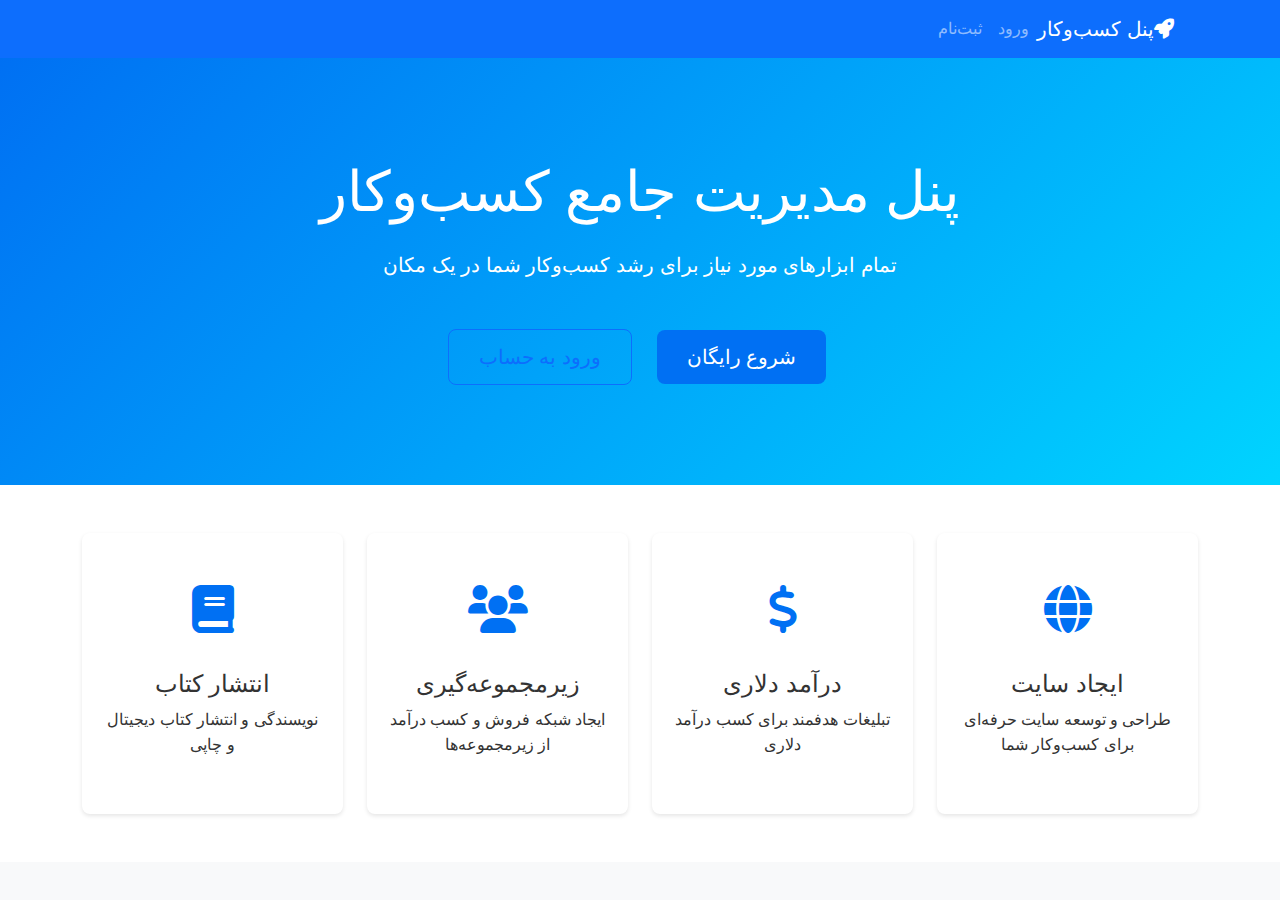
<file: index.html>
<!DOCTYPE html>
<html lang="fa" dir="rtl">
<head>
    <meta charset="UTF-8">
    <meta name="viewport" content="width=device-width, initial-scale=1.0">
    <title>پنل مدیریت کسب‌وکار</title>
    <link href="https://cdn.jsdelivr.net/npm/bootstrap@5.3.0/dist/css/bootstrap.min.css" rel="stylesheet">
    <link href="https://cdnjs.cloudflare.com/ajax/libs/font-awesome/6.0.0/css/all.min.css" rel="stylesheet">
    <link href="css/style.css" rel="stylesheet">
</head>
<body>
    <div class="landing-container">
        <nav class="navbar navbar-expand-lg navbar-dark bg-primary">
            <div class="container">
                <a class="navbar-brand" href="#"><i class="fas fa-rocket me-2"></i>پنل کسب‌وکار</a>
                <div class="navbar-nav ms-auto">
                    <a class="nav-link" href="login.html">ورود</a>
                    <a class="nav-link" href="register.html">ثبت‌نام</a>
                </div>
            </div>
        </nav>

        <div class="hero-section">
            <div class="container text-center">
                <h1 class="display-4 mb-4">پنل مدیریت جامع کسب‌وکار</h1>
                <p class="lead mb-5">تمام ابزارهای مورد نیاز برای رشد کسب‌وکار شما در یک مکان</p>
                <div class="hero-buttons">
                    <a href="register.html" class="btn btn-primary btn-lg me-3">شروع رایگان</a>
                    <a href="login.html" class="btn btn-outline-primary btn-lg">ورود به حساب</a>
                </div>
            </div>
        </div>

        <div class="features-section py-5">
            <div class="container">
                <div class="row g-4">
                    <div class="col-md-6 col-lg-3">
                        <div class="feature-card">
                            <div class="feature-icon">
                                <i class="fas fa-globe"></i>
                            </div>
                            <h4>ایجاد سایت</h4>
                            <p>طراحی و توسعه سایت حرفه‌ای برای کسب‌وکار شما</p>
                        </div>
                    </div>
                    <div class="col-md-6 col-lg-3">
                        <div class="feature-card">
                            <div class="feature-icon">
                                <i class="fas fa-dollar-sign"></i>
                            </div>
                            <h4>درآمد دلاری</h4>
                            <p>تبلیغات هدفمند برای کسب درآمد دلاری</p>
                        </div>
                    </div>
                    <div class="col-md-6 col-lg-3">
                        <div class="feature-card">
                            <div class="feature-icon">
                                <i class="fas fa-users"></i>
                            </div>
                            <h4>زیرمجموعه‌گیری</h4>
                            <p>ایجاد شبکه فروش و کسب درآمد از زیرمجموعه‌ها</p>
                        </div>
                    </div>
                    <div class="col-md-6 col-lg-3">
                        <div class="feature-card">
                            <div class="feature-icon">
                                <i class="fas fa-book"></i>
                            </div>
                            <h4>انتشار کتاب</h4>
                            <p>نویسندگی و انتشار کتاب دیجیتال و چاپی</p>
                        </div>
                    </div>
                </div>
            </div>
        </div>
    </div>

    <script src="js/storage.js"></script>
    <script src="js/auth.js"></script>
    <script>
        // Redirect to dashboard if already logged in
        if (Auth.isLoggedIn()) {
            window.location.href = 'dashboard.html';
        }
    </script>
</body>
</html>
</file>
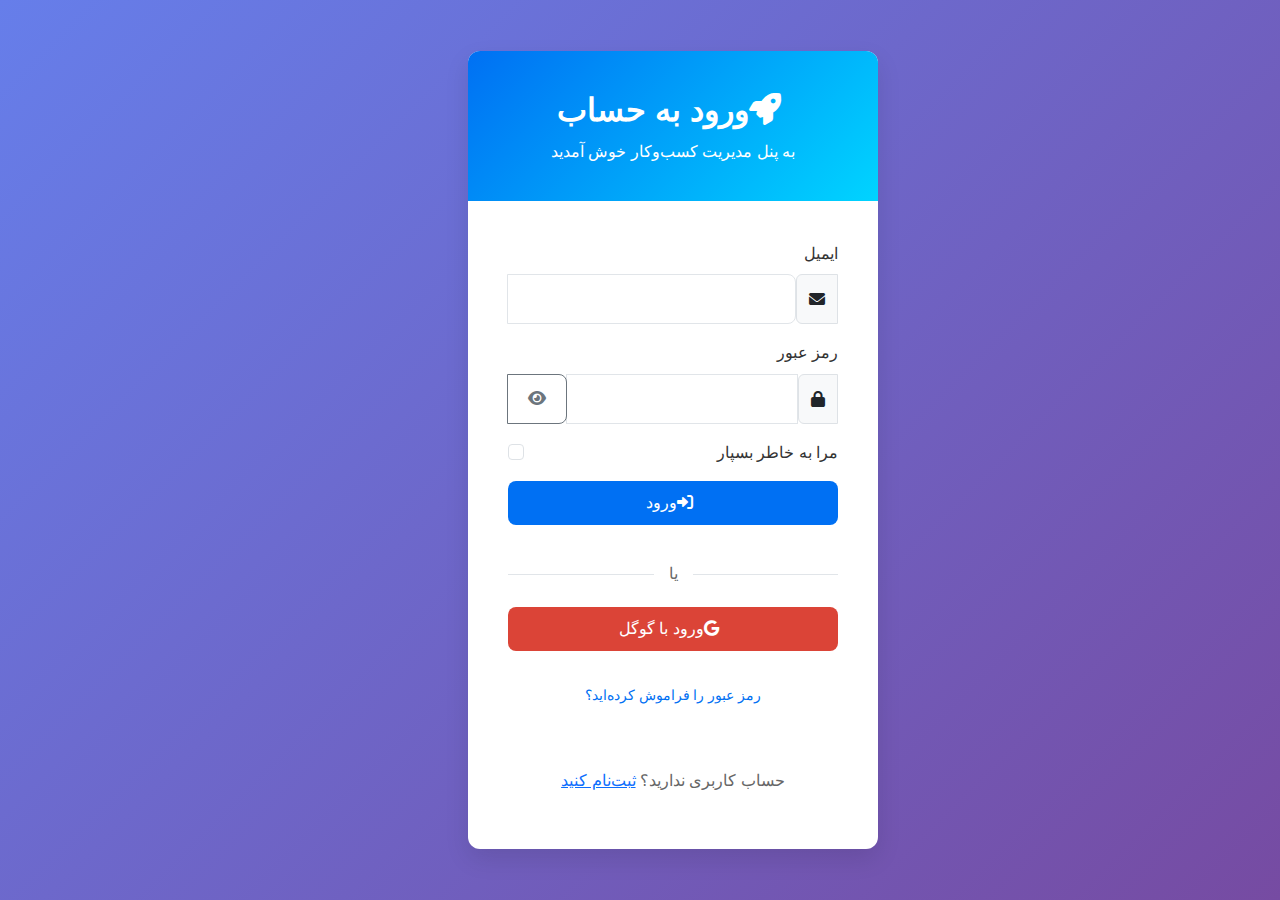
<file: advertising.html>
<!DOCTYPE html>
<html lang="fa" dir="rtl">
<head>
    <meta charset="UTF-8">
    <meta name="viewport" content="width=device-width, initial-scale=1.0">
    <title>تبلیغات و درآمد دلاری - پنل مدیریت کسب‌وکار</title>
    <link href="https://cdn.jsdelivr.net/npm/bootstrap@5.3.0/dist/css/bootstrap.min.css" rel="stylesheet">
    <link href="https://cdnjs.cloudflare.com/ajax/libs/font-awesome/6.0.0/css/all.min.css" rel="stylesheet">
    <link href="css/style.css" rel="stylesheet">
</head>
<body>
    <div class="dashboard-container">
        <!-- Desktop Sidebar -->
        <nav class="sidebar d-none d-md-block">
            <div class="sidebar-header">
                <h4><i class="fas fa-rocket me-2"></i>پنل کسب‌وکار</h4>
            </div>
            <ul class="sidebar-menu">
                <li><a href="dashboard.html"><i class="fas fa-home"></i>داشبورد</a></li>
                <li><a href="website-creation.html"><i class="fas fa-globe"></i>ایجاد سایت</a></li>
                <li><a href="advertising.html" class="active"><i class="fas fa-dollar-sign"></i>تبلیغات</a></li>
                <li><a href="marketing.html"><i class="fas fa-chart-line"></i>بازاریابی</a></li>
                <li><a href="affiliate.html"><i class="fas fa-users"></i>زیرمجموعه‌گیری</a></li>
                <li><a href="publishing.html"><i class="fas fa-book"></i>انتشار کتاب</a></li>
                <li><a href="profile.html"><i class="fas fa-user"></i>پروفایل</a></li>
                <li><a href="support.html"><i class="fas fa-headset"></i>پشتیبانی</a></li>
                <li><a href="#" onclick="logout()"><i class="fas fa-sign-out-alt"></i>خروج</a></li>
            </ul>
        </nav>

        <!-- Mobile Bottom Navigation -->
        <nav class="mobile-nav d-md-none">
            <a href="dashboard.html" class="nav-item">
                <i class="fas fa-home"></i>
                <span>خانه</span>
            </a>
            <a href="website-creation.html" class="nav-item">
                <i class="fas fa-globe"></i>
                <span>سایت</span>
            </a>
            <a href="marketing.html" class="nav-item">
                <i class="fas fa-chart-line"></i>
                <span>بازاریابی</span>
            </a>
            <a href="profile.html" class="nav-item">
                <i class="fas fa-user"></i>
                <span>پروفایل</span>
            </a>
            <a href="#" class="nav-item" onclick="showMobileMenu()">
                <i class="fas fa-bars"></i>
                <span>منو</span>
            </a>
        </nav>

        <!-- Main Content -->
        <main class="main-content">
            <header class="content-header mb-4">
                <h2><i class="fas fa-dollar-sign me-2"></i>تبلیغات و درآمد دلاری</h2>
                <p class="text-muted">کمپین‌های تبلیغاتی هدفمند برای کسب درآمد</p>
            </header>

            <!-- Campaign Creation Form -->
            <div class="card mb-4">
                <div class="card-header">
                    <h5>ایجاد کمپین تبلیغاتی جدید</h5>
                </div>
                <div class="card-body">
                    <form id="advertisingForm">
                        <div class="row g-3">
                            <div class="col-md-6">
                                <label class="form-label">عنوان تبلیغ</label>
                                <input type="text" class="form-control" id="adTitle" required>
                            </div>
                            <div class="col-md-6">
                                <label class="form-label">نوع کمپین</label>
                                <select class="form-select" id="campaignType" required>
                                    <option value="">انتخاب کنید</option>
                                    <option value="google-ads">گوگل ادز</option>
                                    <option value="facebook-ads">فیسبوک ادز</option>
                                    <option value="instagram-ads">اینستاگرام ادز</option>
                                    <option value="youtube-ads">یوتیوب ادز</option>
                                </select>
                            </div>
                            <div class="col-12">
                                <label class="form-label">توضیحات کامل</label>
                                <textarea class="form-control" id="adDescription" rows="4" required></textarea>
                            </div>
                            <div class="col-md-6">
                                <label class="form-label">لینک هدف</label>
                                <input type="url" class="form-control" id="targetUrl" required>
                            </div>
                            <div class="col-md-6">
                                <label class="form-label">بودجه روزانه (دلار)</label>
                                <input type="number" class="form-control" id="dailyBudget" min="1" required>
                            </div>
                            <div class="col-md-6">
                                <label class="form-label">تاریخ شروع</label>
                                <input type="date" class="form-control" id="startDate" required>
                            </div>
                            <div class="col-md-6">
                                <label class="form-label">تاریخ پایان</label>
                                <input type="date" class="form-control" id="endDate" required>
                            </div>
                            <div class="col-12">
                                <label class="form-label">آپلود تصویر/ویدئو</label>
                                <input type="file" class="form-control" id="mediaUpload" accept="image/*,video/*" multiple>
                                <small class="form-text text-muted">فرمت‌های مجاز: JPG, PNG, MP4, MOV (حداکثر 10MB)</small>
                            </div>
                            <div class="col-12">
                                <label class="form-label">جمعیت هدف</label>
                                <div class="row g-2">
                                    <div class="col-md-4">
                                        <select class="form-select" id="targetAge">
                                            <option value="">رده سنی</option>
                                            <option value="18-24">۱۸-۲۴ سال</option>
                                            <option value="25-34">۲۵-۳۴ سال</option>
                                            <option value="35-44">۳۵-۴۴ سال</option>
                                            <option value="45-54">۴۵-۵۴ سال</option>
                                            <option value="55+">۵۵+ سال</option>
                                        </select>
                                    </div>
                                    <div class="col-md-4">
                                        <select class="form-select" id="targetGender">
                                            <option value="">جنسیت</option>
                                            <option value="all">همه</option>
                                            <option value="male">مرد</option>
                                            <option value="female">زن</option>
                                        </select>
                                    </div>
                                    <div class="col-md-4">
                                        <input type="text" class="form-control" id="targetLocation" placeholder="موقعیت جغرافیایی">
                                    </div>
                                </div>
                            </div>
                        </div>

                        <hr class="my-4">

                        <!-- Payment Section -->
                        <div class="payment-section">
                            <h6 class="mb-3">روش پرداخت - ۴۷۰ هزار تومان</h6>
                            <div class="row g-3">
                                <div class="col-md-6">
                                    <button type="button" class="btn btn-primary w-100" onclick="payOnline()">
                                        <i class="fas fa-credit-card me-2"></i>پرداخت آنلاین
                                    </button>
                                </div>
                                <div class="col-md-6">
                                    <button type="button" class="btn btn-outline-primary w-100" onclick="showBankInfo()">
                                        <i class="fas fa-university me-2"></i>کارت به کارت
                                    </button>
                                </div>
                            </div>
                        </div>

                        <div class="mt-4">
                            <button type="submit" class="btn btn-success">
                                <i class="fas fa-rocket me-2"></i>راه‌اندازی کمپین
                            </button>
                        </div>
                    </form>
                </div>
            </div>

            <!-- My Campaigns -->
            <div class="card">
                <div class="card-header">
                    <h5>کمپین‌های من</h5>
                </div>
                <div class="card-body">
                    <div id="myCampaigns">
                        <!-- Campaign list will be loaded here -->
                    </div>
                </div>
            </div>
        </main>
    </div>

    <!-- Bank Info Modal -->
    <div class="modal fade" id="bankInfoModal" tabindex="-1">
        <div class="modal-dialog">
            <div class="modal-content">
                <div class="modal-header">
                    <h5 class="modal-title">اطلاعات پرداخت کارت به کارت</h5>
                    <button type="button" class="btn-close" data-bs-dismiss="modal"></button>
                </div>
                <div class="modal-body text-center">
                    <div class="bank-info">
                        <i class="fas fa-university mb-3" style="font-size: 3rem; color: #007bff;"></i>
                        <h6>شماره کارت:</h6>
                        <p class="bank-card-number">1234-5678-9012-3456</p>
                        <h6>نام صاحب حساب:</h6>
                        <p>شرکت فناوری کسب‌وکار</p>
                        <h6>مبلغ قابل پرداخت:</h6>
                        <p class="text-success fs-5">۴۷۰,۰۰۰ تومان</p>
                    </div>
                </div>
            </div>
        </div>
    </div>

    <script src="https://cdn.jsdelivr.net/npm/bootstrap@5.3.0/dist/js/bootstrap.bundle.min.js"></script>
    <script src="js/storage.js"></script>
    <script src="js/auth.js"></script>
    <script src="js/app.js"></script>
    <script>
        // Check authentication
        if (!Auth.isLoggedIn()) {
            window.location.href = 'login.html';
        }

        function payOnline() {
            alert('در حال انتقال به درگاه پرداخت...');
        }

        function showBankInfo() {
            new bootstrap.Modal(document.getElementById('bankInfoModal')).show();
        }

        document.getElementById('advertisingForm').addEventListener('submit', function(e) {
            e.preventDefault();
            
            const formData = {
                title: document.getElementById('adTitle').value,
                type: document.getElementById('campaignType').value,
                description: document.getElementById('adDescription').value,
                targetUrl: document.getElementById('targetUrl').value,
                dailyBudget: document.getElementById('dailyBudget').value,
                startDate: document.getElementById('startDate').value,
                endDate: document.getElementById('endDate').value,
                targetAge: document.getElementById('targetAge').value,
                targetGender: document.getElementById('targetGender').value,
                targetLocation: document.getElementById('targetLocation').value,
                createdAt: new Date().toLocaleDateString('fa-IR'),
                status: 'در انتظار بررسی'
            };

            // Save to storage
            let campaigns = Storage.get('userCampaigns') || [];
            campaigns.push(formData);
            Storage.set('userCampaigns', campaigns);

            // Add to recent activity
            App.addActivity('fas fa-dollar-sign', `کمپین تبلیغاتی "${formData.title}" ایجاد شد`);

            alert('کمپین شما با موفقیت ثبت شد');
            loadMyCampaigns();
            this.reset();
        });

        function loadMyCampaigns() {
            const campaigns = Storage.get('userCampaigns') || [];
            const container = document.getElementById('myCampaigns');

            if (campaigns.length === 0) {
                container.innerHTML = '<p class="text-muted text-center">هنوز هیچ کمپینی ثبت نکرده‌اید</p>';
                return;
            }

            container.innerHTML = campaigns.map(campaign => `
                <div class="campaign-item">
                    <div class="d-flex justify-content-between align-items-center">
                        <div>
                            <h6>${campaign.title}</h6>
                            <p class="text-muted mb-1">${campaign.description.substring(0, 100)}...</p>
                            <div class="campaign-details">
                                <span class="badge bg-info me-2">${getCampaignTypeLabel(campaign.type)}</span>
                                <small class="text-muted">بودجه روزانه: $${campaign.dailyBudget}</small>
                            </div>
                            <small class="text-muted">تاریخ شروع: ${campaign.startDate}</small>
                        </div>
                        <div class="text-end">
                            <span class="badge bg-warning">${campaign.status}</span>
                            <div class="mt-2">
                                <button class="btn btn-sm btn-outline-primary" onclick="viewCampaign('${campaign.title}')">
                                    <i class="fas fa-eye"></i>
                                </button>
                            </div>
                        </div>
                    </div>
                </div>
            `).join('');
        }

        function getCampaignTypeLabel(type) {
            const labels = {
                'google-ads': 'گوگل ادز',
                'facebook-ads': 'فیسبوک ادز',
                'instagram-ads': 'اینستاگرام ادز',
                'youtube-ads': 'یوتیوب ادز'
            };
            return labels[type] || type;
        }

        function viewCampaign(title) {
            alert(`نمایش جزئیات کمپین: ${title}`);
        }

        // Load existing campaigns on page load
        document.addEventListener('DOMContentLoaded', loadMyCampaigns);

        function logout() {
            Auth.logout();
            window.location.href = 'index.html';
        }
    </script>
</body>
</html>
</file>
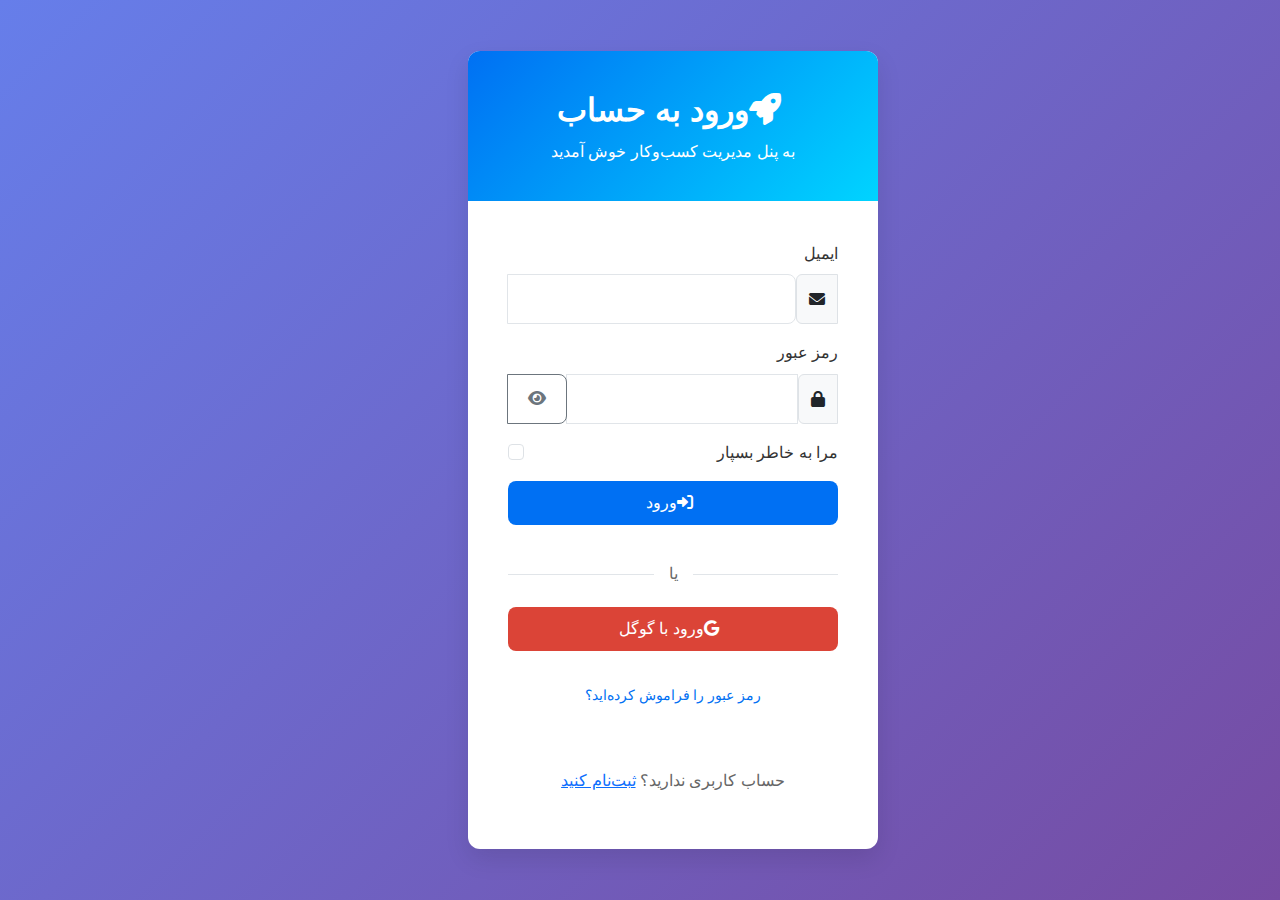
<file: affiliate.html>
<!DOCTYPE html>
<html lang="fa" dir="rtl">
<head>
    <meta charset="UTF-8">
    <meta name="viewport" content="width=device-width, initial-scale=1.0">
    <title>زیرمجموعه‌گیری - پنل مدیریت کسب‌وکار</title>
    <link href="https://cdn.jsdelivr.net/npm/bootstrap@5.3.0/dist/css/bootstrap.min.css" rel="stylesheet">
    <link href="https://cdnjs.cloudflare.com/ajax/libs/font-awesome/6.0.0/css/all.min.css" rel="stylesheet">
    <link href="css/style.css" rel="stylesheet">
</head>
<body>
    <div class="dashboard-container">
        <!-- Desktop Sidebar -->
        <nav class="sidebar d-none d-md-block">
            <div class="sidebar-header">
                <h4><i class="fas fa-rocket me-2"></i>پنل کسب‌وکار</h4>
            </div>
            <ul class="sidebar-menu">
                <li><a href="dashboard.html"><i class="fas fa-home"></i>داشبورد</a></li>
                <li><a href="website-creation.html"><i class="fas fa-globe"></i>ایجاد سایت</a></li>
                <li><a href="advertising.html"><i class="fas fa-dollar-sign"></i>تبلیغات</a></li>
                <li><a href="marketing.html"><i class="fas fa-chart-line"></i>بازاریابی</a></li>
                <li><a href="affiliate.html" class="active"><i class="fas fa-users"></i>زیرمجموعه‌گیری</a></li>
                <li><a href="publishing.html"><i class="fas fa-book"></i>انتشار کتاب</a></li>
                <li><a href="profile.html"><i class="fas fa-user"></i>پروفایل</a></li>
                <li><a href="support.html"><i class="fas fa-headset"></i>پشتیبانی</a></li>
                <li><a href="#" onclick="logout()"><i class="fas fa-sign-out-alt"></i>خروج</a></li>
            </ul>
        </nav>

        <!-- Mobile Bottom Navigation -->
        <nav class="mobile-nav d-md-none">
            <a href="dashboard.html" class="nav-item">
                <i class="fas fa-home"></i>
                <span>خانه</span>
            </a>
            <a href="website-creation.html" class="nav-item">
                <i class="fas fa-globe"></i>
                <span>سایت</span>
            </a>
            <a href="marketing.html" class="nav-item">
                <i class="fas fa-chart-line"></i>
                <span>بازاریابی</span>
            </a>
            <a href="profile.html" class="nav-item">
                <i class="fas fa-user"></i>
                <span>پروفایل</span>
            </a>
            <a href="#" class="nav-item" onclick="showMobileMenu()">
                <i class="fas fa-bars"></i>
                <span>منو</span>
            </a>
        </nav>

        <!-- Main Content -->
        <main class="main-content">
            <header class="content-header mb-4">
                <h2><i class="fas fa-users me-2"></i>زیرمجموعه‌گیری</h2>
                <p class="text-muted">ایجاد شبکه فروش و کسب درآمد از زیرمجموعه‌ها</p>
            </header>

            <!-- Affiliate Stats -->
            <div class="row g-4 mb-4">
                <div class="col-md-3">
                    <div class="stat-card">
                        <div class="stat-icon">
                            <i class="fas fa-users"></i>
                        </div>
                        <div class="stat-info">
                            <h3 id="totalAffiliates">0</h3>
                            <p>کل زیرمجموعه‌ها</p>
                        </div>
                    </div>
                </div>
                <div class="col-md-3">
                    <div class="stat-card">
                        <div class="stat-icon">
                            <i class="fas fa-user-plus"></i>
                        </div>
                        <div class="stat-info">
                            <h3 id="activeAffiliates">0</h3>
                            <p>زیرمجموعه‌های فعال</p>
                        </div>
                    </div>
                </div>
                <div class="col-md-3">
                    <div class="stat-card">
                        <div class="stat-icon">
                            <i class="fas fa-dollar-sign"></i>
                        </div>
                        <div class="stat-info">
                            <h3 id="totalCommission">0</h3>
                            <p>کل کمیسیون</p>
                        </div>
                    </div>
                </div>
                <div class="col-md-3">
                    <div class="stat-card">
                        <div class="stat-icon">
                            <i class="fas fa-shopping-cart"></i>
                        </div>
                        <div class="stat-info">
                            <h3 id="affiliateSales">0</h3>
                            <p>فروش‌های زیرمجموعه</p>
                        </div>
                    </div>
                </div>
            </div>

            <!-- Affiliate Link Section -->
            <div class="card mb-4">
                <div class="card-header">
                    <h5>لینک اختصاصی شما</h5>
                </div>
                <div class="card-body">
                    <div class="affiliate-link-container">
                        <div class="input-group mb-3">
                            <input type="text" class="form-control" id="affiliateLink" readonly>
                            <button class="btn btn-primary" type="button" onclick="copyAffiliateLink()">
                                <i class="fas fa-copy me-2"></i>کپی لینک
                            </button>
                        </div>
                        
                        <div class="row g-3">
                            <div class="col-md-6">
                                <button class="btn btn-success w-100" onclick="generateQRCode()">
                                    <i class="fas fa-qrcode me-2"></i>ایجاد QR Code
                                </button>
                            </div>
                            <div class="col-md-6">
                                <button class="btn btn-info w-100" onclick="shareOnSocial()">
                                    <i class="fas fa-share-alt me-2"></i>اشتراک در شبکه‌ها
                                </button>
                            </div>
                        </div>
                    </div>

                    <div class="affiliate-tips mt-4">
                        <h6>نکات مهم برای زیرمجموعه‌گیری:</h6>
                        <ul class="list-unstyled">
                            <li><i class="fas fa-check text-success me-2"></i>لینک خود را در شبکه‌های اجتماعی به اشتراک بگذارید</li>
                            <li><i class="fas fa-check text-success me-2"></i>از محتوای جذاب و مفید برای معرفی استفاده کنید</li>
                            <li><i class="fas fa-check text-success me-2"></i>با افراد علاقه‌مند به کسب‌وکار ارتباط برقرار کنید</li>
                            <li><i class="fas fa-check text-success me-2"></i>از QR Code برای دسترسی آسان‌تر استفاده کنید</li>
                        </ul>
                    </div>
                </div>
            </div>

            <!-- Commission Structure -->
            <div class="card mb-4">
                <div class="card-header">
                    <h5>ساختار کمیسیون</h5>
                </div>
                <div class="card-body">
                    <div class="row g-4">
                        <div class="col-md-4">
                            <div class="commission-card">
                                <div class="commission-icon">
                                    <i class="fas fa-star"></i>
                                </div>
                                <h6>سطح ۱</h6>
                                <p class="commission-rate">۲۰٪</p>
                                <small>از فروش مستقیم زیرمجموعه‌ها</small>
                            </div>
                        </div>
                        <div class="col-md-4">
                            <div class="commission-card">
                                <div class="commission-icon">
                                    <i class="fas fa-medal"></i>
                                </div>
                                <h6>سطح ۲</h6>
                                <p class="commission-rate">۱۰٪</p>
                                <small>از فروش زیرمجموعه‌های سطح ۲</small>
                            </div>
                        </div>
                        <div class="col-md-4">
                            <div class="commission-card">
                                <div class="commission-icon">
                                    <i class="fas fa-trophy"></i>
                                </div>
                                <h6>سطح ۳</h6>
                                <p class="commission-rate">۵٪</p>
                                <small>از فروش زیرمجموعه‌های سطح ۳</small>
                            </div>
                        </div>
                    </div>
                </div>
            </div>

            <!-- Affiliate List -->
            <div class="card mb-4">
                <div class="card-header">
                    <h5>زیرمجموعه‌های من</h5>
                </div>
                <div class="card-body">
                    <div class="table-responsive">
                        <table class="table table-hover">
                            <thead>
                                <tr>
                                    <th>نام</th>
                                    <th>تاریخ عضویت</th>
                                    <th>فروش</th>
                                    <th>کمیسیون</th>
                                    <th>وضعیت</th>
                                </tr>
                            </thead>
                            <tbody id="affiliatesList">
                                <!-- Affiliate list will be loaded here -->
                            </tbody>
                        </table>
                    </div>
                </div>
            </div>

            <!-- Earnings History -->
            <div class="card">
                <div class="card-header">
                    <h5>تاریخچه درآمد</h5>
                </div>
                <div class="card-body">
                    <div id="earningsHistory">
                        <!-- Earnings history will be loaded here -->
                    </div>
                </div>
            </div>
        </main>
    </div>

    <!-- QR Code Modal -->
    <div class="modal fade" id="qrCodeModal" tabindex="-1">
        <div class="modal-dialog">
            <div class="modal-content">
                <div class="modal-header">
                    <h5 class="modal-title">QR Code لینک زیرمجموعه‌گیری</h5>
                    <button type="button" class="btn-close" data-bs-dismiss="modal"></button>
                </div>
                <div class="modal-body text-center">
                    <div id="qrCodeContainer">
                        <div class="qr-placeholder">
                            <i class="fas fa-qrcode" style="font-size: 150px; color: #ddd;"></i>
                            <p class="mt-3">QR Code شما</p>
                        </div>
                    </div>
                    <p class="mt-3">این کد را برای اشتراک‌گذاری آسان‌تر استفاده کنید</p>
                    <button class="btn btn-primary" onclick="downloadQRCode()">
                        <i class="fas fa-download me-2"></i>دانلود QR Code
                    </button>
                </div>
            </div>
        </div>
    </div>

    <script src="https://cdn.jsdelivr.net/npm/bootstrap@5.3.0/dist/js/bootstrap.bundle.min.js"></script>
    <script src="js/storage.js"></script>
    <script src="js/auth.js"></script>
    <script src="js/app.js"></script>
    <script>
        // Check authentication
        if (!Auth.isLoggedIn()) {
            window.location.href = 'login.html';
        }

        let userAffiliateId = '';

        document.addEventListener('DOMContentLoaded', function() {
            initializeAffiliate();
            loadAffiliateStats();
            loadAffiliateList();
            loadEarningsHistory();
        });

        function initializeAffiliate() {
            const user = Auth.getCurrentUser();
            userAffiliateId = user.email.replace(/[^a-zA-Z0-9]/g, '') + Date.now().toString().slice(-4);
            const affiliateLink = `https://businesspanel.com/register?ref=${userAffiliateId}`;
            document.getElementById('affiliateLink').value = affiliateLink;
        }

        function copyAffiliateLink() {
            const linkInput = document.getElementById('affiliateLink');
            linkInput.select();
            linkInput.setSelectionRange(0, 99999);
            
            try {
                document.execCommand('copy');
                showToast('لینک کپی شد!', 'success');
            } catch (err) {
                showToast('خطا در کپی کردن', 'error');
            }
        }

        function generateQRCode() {
            new bootstrap.Modal(document.getElementById('qrCodeModal')).show();
        }

        function downloadQRCode() {
            alert('QR Code دانلود شد');
        }

        function shareOnSocial() {
            const link = document.getElementById('affiliateLink').value;
            const text = 'به پنل مدیریت کسب‌وکار بپیوندید و درآمد کسب کنید!';
            
            if (navigator.share) {
                navigator.share({
                    title: 'پنل مدیریت کسب‌وکار',
                    text: text,
                    url: link
                });
            } else {
                const whatsappUrl = `https://wa.me/?text=${encodeURIComponent(text + ' ' + link)}`;
                window.open(whatsappUrl, '_blank');
            }
        }

        function loadAffiliateStats() {
            const stats = Storage.get('affiliateStats') || {
                totalAffiliates: 0,
                activeAffiliates: 0,
                totalCommission: 0,
                affiliateSales: 0
            };

            document.getElementById('totalAffiliates').textContent = stats.totalAffiliates;
            document.getElementById('activeAffiliates').textContent = stats.activeAffiliates;
            document.getElementById('totalCommission').textContent = stats.totalCommission.toLocaleString() + ' تومان';
            document.getElementById('affiliateSales').textContent = stats.affiliateSales;
        }

        function loadAffiliateList() {
            const affiliates = Storage.get('userAffiliates') || [];
            const tbody = document.getElementById('affiliatesList');

            if (affiliates.length === 0) {
                tbody.innerHTML = '<tr><td colspan="5" class="text-center text-muted">هنوز زیرمجموعه‌ای ندارید</td></tr>';
                return;
            }

            tbody.innerHTML = affiliates.map(affiliate => `
                <tr>
                    <td>${affiliate.name}</td>
                    <td>${affiliate.joinDate}</td>
                    <td>${affiliate.sales.toLocaleString()} تومان</td>
                    <td>${affiliate.commission.toLocaleString()} تومان</td>
                    <td><span class="badge bg-${affiliate.active ? 'success' : 'secondary'}">${affiliate.active ? 'فعال' : 'غیرفعال'}</span></td>
                </tr>
            `).join('');
        }

        function loadEarningsHistory() {
            const earnings = Storage.get('affiliateEarnings') || [];
            const container = document.getElementById('earningsHistory');

            if (earnings.length === 0) {
                container.innerHTML = '<p class="text-muted text-center">هیچ سابقه درآمدی وجود ندارد</p>';
                return;
            }

            container.innerHTML = earnings.map(earning => `
                <div class="earning-item">
                    <div class="d-flex justify-content-between align-items-center">
                        <div>
                            <h6>${earning.description}</h6>
                            <small class="text-muted">${earning.date}</small>
                        </div>
                        <div class="text-end">
                            <span class="badge bg-success">+${earning.amount.toLocaleString()} تومان</span>
                        </div>
                    </div>
                </div>
            `).join('');
        }

        function showToast(message, type) {
            // Simple toast notification
            const toast = document.createElement('div');
            toast.className = `alert alert-${type === 'success' ? 'success' : 'danger'} position-fixed`;
            toast.style.cssText = 'top: 20px; right: 20px; z-index: 9999; min-width: 250px;';
            toast.textContent = message;
            
            document.body.appendChild(toast);
            
            setTimeout(() => {
                toast.remove();
            }, 3000);
        }

        function logout() {
            Auth.logout();
            window.location.href = 'index.html';
        }
    </script>
</body>
</html>
</file>
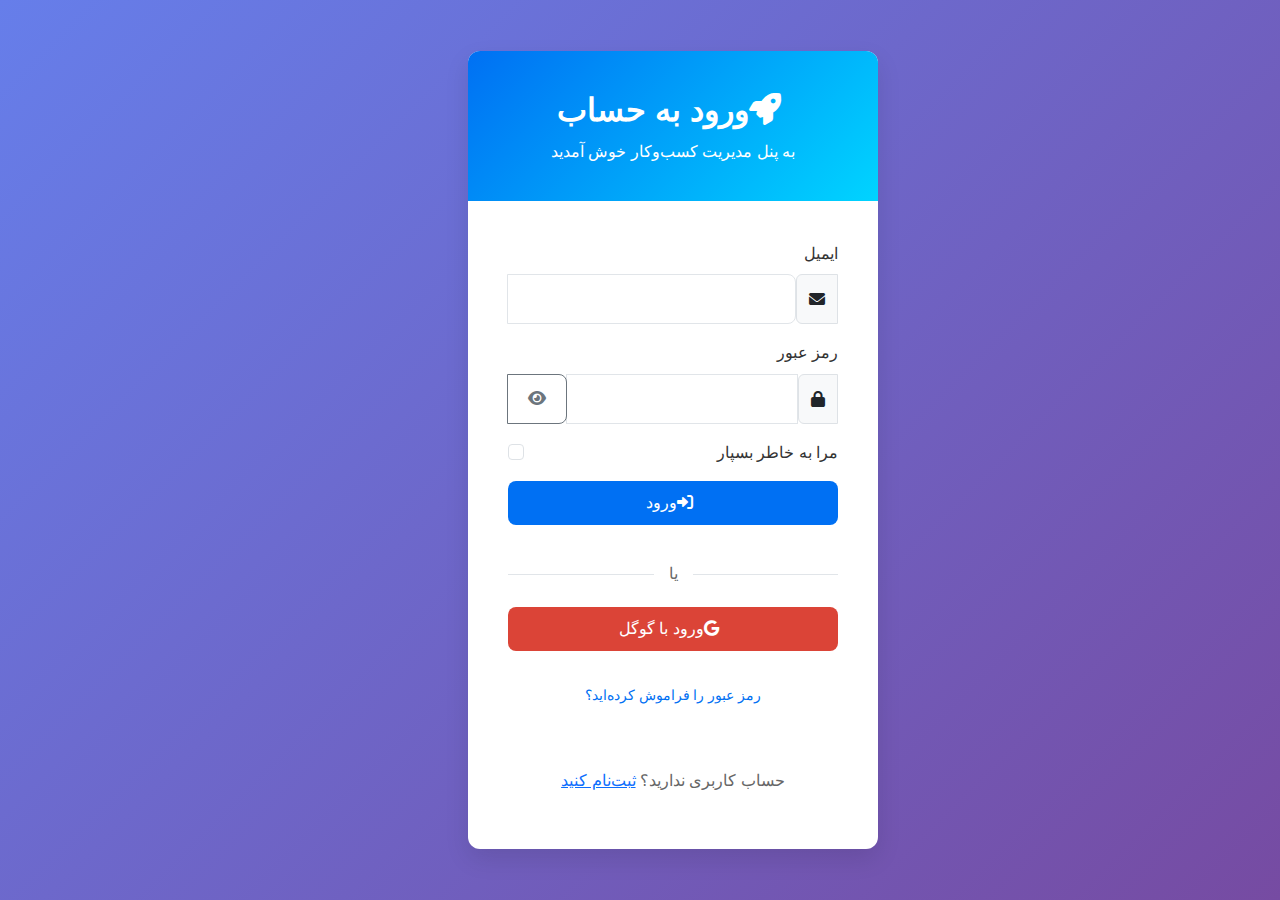
<file: business-selection.html>
<!DOCTYPE html>
<html lang="fa" dir="rtl">
<head>
    <meta charset="UTF-8">
    <meta name="viewport" content="width=device-width, initial-scale=1.0">
    <title>انتخاب نوع کسب‌وکار</title>
    <link href="https://cdn.jsdelivr.net/npm/bootstrap@5.3.0/dist/css/bootstrap.min.css" rel="stylesheet">
    <link href="https://cdnjs.cloudflare.com/ajax/libs/font-awesome/6.0.0/css/all.min.css" rel="stylesheet">
    <link href="css/style.css" rel="stylesheet">
</head>
<body>
    <div class="business-selection-container">
        <div class="container">
            <div class="row justify-content-center">
                <div class="col-md-10 col-lg-8">
                    <div class="selection-header text-center mb-5">
                        <h1 class="display-5 mb-3">چه کسب‌وکاری می‌خواهید ایجاد کنید؟</h1>
                        <p class="lead">یکی از گزینه‌های زیر را انتخاب کنید یا بعداً تصمیم بگیرید</p>
                    </div>

                    <div class="business-options">
                        <div class="row g-4">
                            <div class="col-md-6">
                                <div class="business-card" onclick="selectBusiness('website')">
                                    <div class="business-icon">
                                        <i class="fas fa-globe"></i>
                                    </div>
                                    <div class="business-info">
                                        <h4>ایجاد سایت</h4>
                                        <p>طراحی و توسعه سایت حرفه‌ای</p>
                                        <span class="price">۴۷۰ هزار تومان</span>
                                    </div>
                                </div>
                            </div>

                            <div class="col-md-6">
                                <div class="business-card" onclick="selectBusiness('advertising')">
                                    <div class="business-icon">
                                        <i class="fas fa-dollar-sign"></i>
                                    </div>
                                    <div class="business-info">
                                        <h4>تبلیغات و درآمد دلاری</h4>
                                        <p>کمپین‌های تبلیغاتی هدفمند</p>
                                        <span class="price">۴۷۰ هزار تومان</span>
                                    </div>
                                </div>
                            </div>

                            <div class="col-md-6">
                                <div class="business-card" onclick="selectBusiness('marketing')">
                                    <div class="business-icon">
                                        <i class="fas fa-chart-line"></i>
                                    </div>
                                    <div class="business-info">
                                        <h4>بازاریابی</h4>
                                        <p>استراتژی‌های بازاریابی دیجیتال</p>
                                        <span class="price free">رایگان</span>
                                    </div>
                                </div>
                            </div>

                            <div class="col-md-6">
                                <div class="business-card" onclick="selectBusiness('affiliate')">
                                    <div class="business-icon">
                                        <i class="fas fa-users"></i>
                                    </div>
                                    <div class="business-info">
                                        <h4>زیرمجموعه‌گیری</h4>
                                        <p>ایجاد شبکه فروش</p>
                                        <span class="price free">رایگان</span>
                                    </div>
                                </div>
                            </div>

                            <div class="col-md-6">
                                <div class="business-card" onclick="selectBusiness('publishing')">
                                    <div class="business-icon">
                                        <i class="fas fa-book"></i>
                                    </div>
                                    <div class="business-info">
                                        <h4>نویسندگی و انتشار کتاب</h4>
                                        <p>انتشار کتاب دیجیتال و چاپی</p>
                                        <span class="price free">رایگان</span>
                                    </div>
                                </div>
                            </div>
                        </div>
                    </div>

                    <div class="selection-footer text-center mt-5">
                        <button class="btn btn-outline-secondary me-3" onclick="skipSelection()">
                            بعداً انتخاب می‌کنم
                        </button>
                        <a href="dashboard.html" class="btn btn-primary">
                            رفتن به داشبورد
                        </a>
                    </div>
                </div>
            </div>
        </div>
    </div>

    <script src="js/storage.js"></script>
    <script src="js/auth.js"></script>
    <script>
        // Check if user is logged in
        if (!Auth.isLoggedIn()) {
            window.location.href = 'login.html';
        }

        function selectBusiness(type) {
            const businessPages = {
                website: 'website-creation.html',
                advertising: 'advertising.html',
                marketing: 'marketing.html',
                affiliate: 'affiliate.html',
                publishing: 'publishing.html'
            };

            // Save selected business type
            Storage.set('selectedBusiness', type);
            
            // Redirect to appropriate page
            window.location.href = businessPages[type];
        }

        function skipSelection() {
            window.location.href = 'dashboard.html';
        }
    </script>
</body>
</html>
</file>
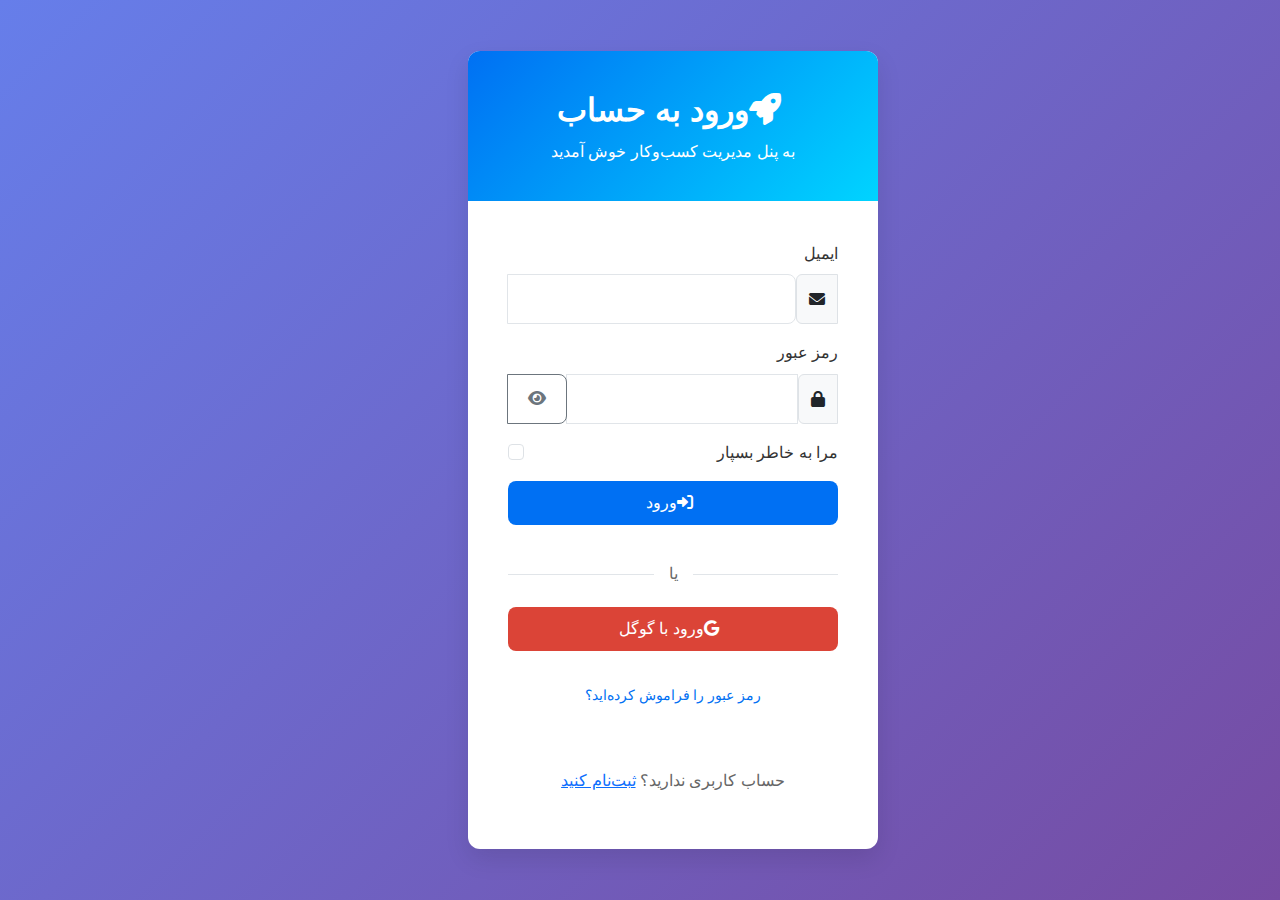
<file: dashboard.html>
<!DOCTYPE html>
<html lang="fa" dir="rtl">
<head>
    <meta charset="UTF-8">
    <meta name="viewport" content="width=device-width, initial-scale=1.0">
    <title>داشبورد - پنل مدیریت کسب‌وکار</title>
    <link href="https://cdn.jsdelivr.net/npm/bootstrap@5.3.0/dist/css/bootstrap.min.css" rel="stylesheet">
    <link href="https://cdnjs.cloudflare.com/ajax/libs/font-awesome/6.0.0/css/all.min.css" rel="stylesheet">
    <link href="css/style.css" rel="stylesheet">
</head>
<body>
    <div class="dashboard-container">
        <!-- Desktop Sidebar -->
        <nav class="sidebar d-none d-md-block">
            <div class="sidebar-header">
                <h4><i class="fas fa-rocket me-2"></i>پنل کسب‌وکار</h4>
            </div>
            <ul class="sidebar-menu">
                <li><a href="dashboard.html" class="active"><i class="fas fa-home"></i>داشبورد</a></li>
                <li><a href="website-creation.html"><i class="fas fa-globe"></i>ایجاد سایت</a></li>
                <li><a href="advertising.html"><i class="fas fa-dollar-sign"></i>تبلیغات</a></li>
                <li><a href="marketing.html"><i class="fas fa-chart-line"></i>بازاریابی</a></li>
                <li><a href="affiliate.html"><i class="fas fa-users"></i>زیرمجموعه‌گیری</a></li>
                <li><a href="publishing.html"><i class="fas fa-book"></i>انتشار کتاب</a></li>
                <li><a href="profile.html"><i class="fas fa-user"></i>پروفایل</a></li>
                <li><a href="support.html"><i class="fas fa-headset"></i>پشتیبانی</a></li>
                <li><a href="#" onclick="logout()"><i class="fas fa-sign-out-alt"></i>خروج</a></li>
            </ul>
        </nav>

        <!-- Mobile Bottom Navigation -->
        <nav class="mobile-nav d-md-none">
            <a href="dashboard.html" class="nav-item active">
                <i class="fas fa-home"></i>
                <span>خانه</span>
            </a>
            <a href="website-creation.html" class="nav-item">
                <i class="fas fa-globe"></i>
                <span>سایت</span>
            </a>
            <a href="marketing.html" class="nav-item">
                <i class="fas fa-chart-line"></i>
                <span>بازاریابی</span>
            </a>
            <a href="profile.html" class="nav-item">
                <i class="fas fa-user"></i>
                <span>پروفایل</span>
            </a>
            <a href="#" class="nav-item" onclick="showMobileMenu()">
                <i class="fas fa-bars"></i>
                <span>منو</span>
            </a>
        </nav>

        <!-- Main Content -->
        <main class="main-content">
            <!-- Header -->
            <header class="content-header">
                <div class="d-flex justify-content-between align-items-center">
                    <div>
                        <h2 class="mb-1">سلام <span id="userName"></span> 👋</h2>
                        <p class="text-muted mb-0">به پنل مدیریت کسب‌وکار خوش آمدید</p>
                    </div>
                    <div class="header-actions d-none d-md-flex">
                        <button class="btn btn-outline-primary me-2" onclick="showNotifications()">
                            <i class="fas fa-bell"></i>
                            <span class="notification-badge">3</span>
                        </button>
                        <div class="dropdown">
                            <button class="btn btn-outline-secondary dropdown-toggle" data-bs-toggle="dropdown">
                                <i class="fas fa-user-circle"></i>
                            </button>
                            <ul class="dropdown-menu">
                                <li><a class="dropdown-item" href="profile.html"><i class="fas fa-user me-2"></i>پروفایل</a></li>
                                <li><a class="dropdown-item" href="support.html"><i class="fas fa-headset me-2"></i>پشتیبانی</a></li>
                                <li><hr class="dropdown-divider"></li>
                                <li><a class="dropdown-item" href="#" onclick="logout()"><i class="fas fa-sign-out-alt me-2"></i>خروج</a></li>
                            </ul>
                        </div>
                    </div>
                </div>
            </header>

            <!-- Stats Cards -->
            <div class="row g-4 mb-4">
                <div class="col-md-6 col-lg-3">
                    <div class="stat-card">
                        <div class="stat-icon">
                            <i class="fas fa-shopping-cart"></i>
                        </div>
                        <div class="stat-info">
                            <h3 id="totalOrders">0</h3>
                            <p>کل سفارش‌ها</p>
                        </div>
                    </div>
                </div>
                <div class="col-md-6 col-lg-3">
                    <div class="stat-card">
                        <div class="stat-icon">
                            <i class="fas fa-users"></i>
                        </div>
                        <div class="stat-info">
                            <h3 id="totalAffiliates">0</h3>
                            <p>زیرمجموعه‌ها</p>
                        </div>
                    </div>
                </div>
                <div class="col-md-6 col-lg-3">
                    <div class="stat-card">
                        <div class="stat-icon">
                            <i class="fas fa-dollar-sign"></i>
                        </div>
                        <div class="stat-info">
                            <h3 id="totalEarnings">0</h3>
                            <p>کل درآمد</p>
                        </div>
                    </div>
                </div>
                <div class="col-md-6 col-lg-3">
                    <div class="stat-card">
                        <div class="stat-icon">
                            <i class="fas fa-clock"></i>
                        </div>
                        <div class="stat-info">
                            <h3 id="pendingRequests">0</h3>
                            <p>در انتظار تأیید</p>
                        </div>
                    </div>
                </div>
            </div>

            <!-- Quick Actions -->
            <div class="card mb-4">
                <div class="card-header">
                    <h5 class="card-title mb-0">عملیات سریع</h5>
                </div>
                <div class="card-body">
                    <div class="row g-3">
                        <div class="col-md-6 col-lg-4">
                            <a href="website-creation.html" class="quick-action">
                                <i class="fas fa-globe"></i>
                                <span>ایجاد سایت جدید</span>
                            </a>
                        </div>
                        <div class="col-md-6 col-lg-4">
                            <a href="advertising.html" class="quick-action">
                                <i class="fas fa-dollar-sign"></i>
                                <span>شروع کمپین تبلیغاتی</span>
                            </a>
                        </div>
                        <div class="col-md-6 col-lg-4">
                            <a href="affiliate.html" class="quick-action">
                                <i class="fas fa-link"></i>
                                <span>کپی لینک زیرمجموعه</span>
                            </a>
                        </div>
                        <div class="col-md-6 col-lg-4">
                            <a href="publishing.html" class="quick-action">
                                <i class="fas fa-book"></i>
                                <span>انتشار کتاب جدید</span>
                            </a>
                        </div>
                        <div class="col-md-6 col-lg-4">
                            <a href="marketing.html" class="quick-action">
                                <i class="fas fa-chart-line"></i>
                                <span>بررسی آمار بازاریابی</span>
                            </a>
                        </div>
                        <div class="col-md-6 col-lg-4">
                            <a href="support.html" class="quick-action">
                                <i class="fas fa-headset"></i>
                                <span>تیکت پشتیبانی</span>
                            </a>
                        </div>
                    </div>
                </div>
            </div>

            <!-- Recent Activity -->
            <div class="card">
                <div class="card-header">
                    <h5 class="card-title mb-0">فعالیت‌های اخیر</h5>
                </div>
                <div class="card-body">
                    <div id="recentActivity" class="activity-list">
                        <!-- Activity items will be loaded here -->
                    </div>
                </div>
            </div>
        </main>
    </div>

    <!-- Mobile Menu Modal -->
    <div class="modal fade" id="mobileMenuModal" tabindex="-1">
        <div class="modal-dialog modal-fullscreen">
            <div class="modal-content">
                <div class="modal-header">
                    <h5 class="modal-title">منو</h5>
                    <button type="button" class="btn-close" data-bs-dismiss="modal"></button>
                </div>
                <div class="modal-body">
                    <div class="mobile-menu-list">
                        <a href="advertising.html" class="mobile-menu-item">
                            <i class="fas fa-dollar-sign"></i>
                            <span>تبلیغات</span>
                        </a>
                        <a href="affiliate.html" class="mobile-menu-item">
                            <i class="fas fa-users"></i>
                            <span>زیرمجموعه‌گیری</span>
                        </a>
                        <a href="publishing.html" class="mobile-menu-item">
                            <i class="fas fa-book"></i>
                            <span>انتشار کتاب</span>
                        </a>
                        <a href="support.html" class="mobile-menu-item">
                            <i class="fas fa-headset"></i>
                            <span>پشتیبانی</span>
                        </a>
                        <a href="#" class="mobile-menu-item" onclick="logout()">
                            <i class="fas fa-sign-out-alt"></i>
                            <span>خروج</span>
                        </a>
                    </div>
                </div>
            </div>
        </div>
    </div>

    <script src="https://cdn.jsdelivr.net/npm/bootstrap@5.3.0/dist/js/bootstrap.bundle.min.js"></script>
    <script src="js/storage.js"></script>
    <script src="js/auth.js"></script>
    <script src="js/app.js"></script>
    <script>
        // Check if user is logged in
        if (!Auth.isLoggedIn()) {
            window.location.href = 'login.html';
        }

        // Load dashboard data
        document.addEventListener('DOMContentLoaded', function() {
            loadDashboardData();
        });

        function loadDashboardData() {
            const user = Auth.getCurrentUser();
            document.getElementById('userName').textContent = user.name;

            // Load stats
            const stats = Storage.get('userStats') || {
                totalOrders: 0,
                totalAffiliates: 0,
                totalEarnings: 0,
                pendingRequests: 0
            };

            document.getElementById('totalOrders').textContent = stats.totalOrders;
            document.getElementById('totalAffiliates').textContent = stats.totalAffiliates;
            document.getElementById('totalEarnings').textContent = stats.totalEarnings.toLocaleString() + ' تومان';
            document.getElementById('pendingRequests').textContent = stats.pendingRequests;

            // Load recent activity
            loadRecentActivity();
        }

        function loadRecentActivity() {
            const activities = Storage.get('recentActivities') || [];
            const container = document.getElementById('recentActivity');

            if (activities.length === 0) {
                container.innerHTML = '<p class="text-muted text-center">هیچ فعالیتی ثبت نشده است</p>';
                return;
            }

            container.innerHTML = activities.map(activity => `
                <div class="activity-item">
                    <div class="activity-icon">
                        <i class="${activity.icon}"></i>
                    </div>
                    <div class="activity-content">
                        <p class="activity-text">${activity.text}</p>
                        <small class="activity-time">${activity.time}</small>
                    </div>
                </div>
            `).join('');
        }

        function showNotifications() {
            alert('سیستم اعلان‌ها به زودی فعال می‌شود');
        }

        function showMobileMenu() {
            new bootstrap.Modal(document.getElementById('mobileMenuModal')).show();
        }

        function logout() {
            Auth.logout();
            window.location.href = 'index.html';
        }
    </script>
</body>
</html>
</file>
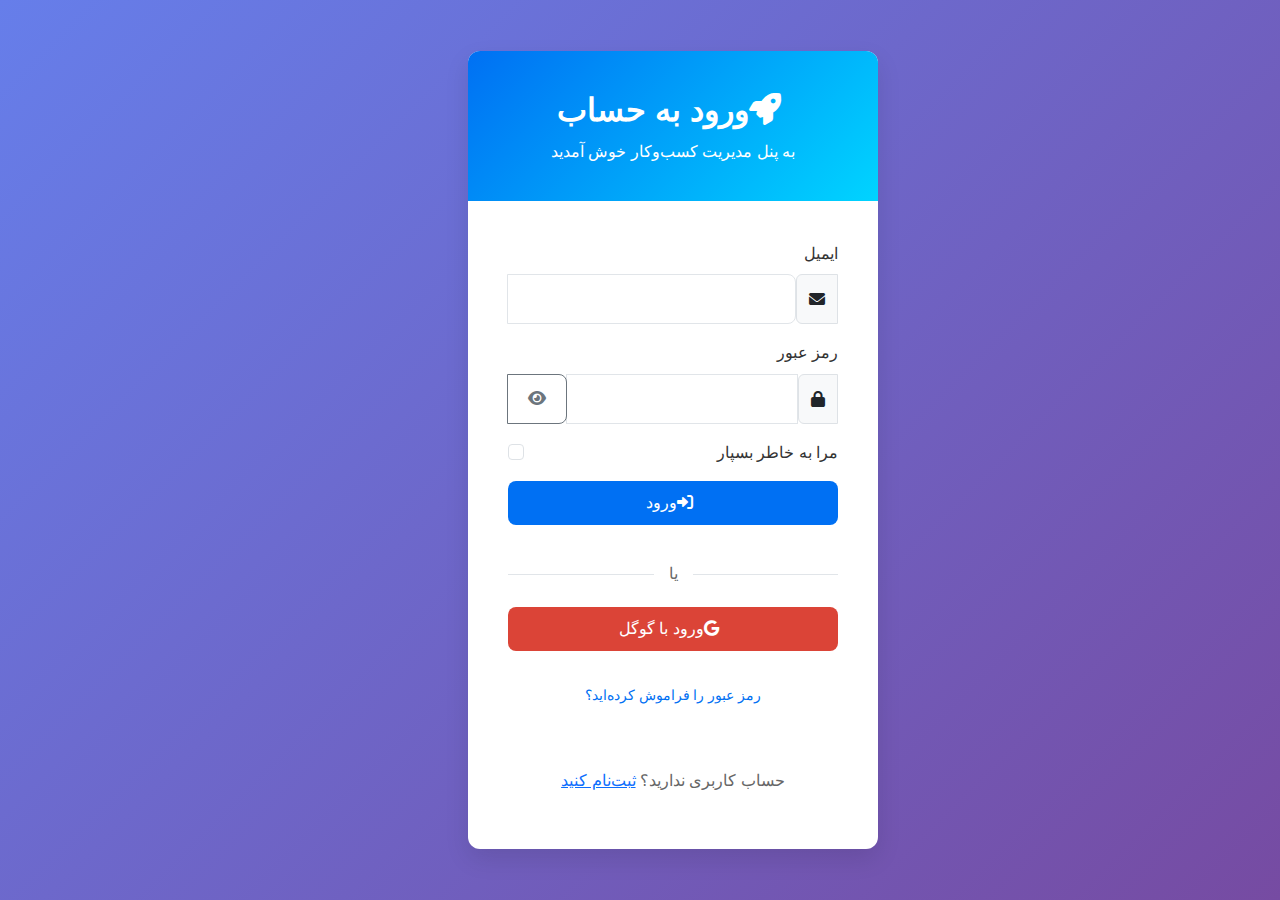
<file: login.html>
<!DOCTYPE html>
<html lang="fa" dir="rtl">
<head>
    <meta charset="UTF-8">
    <meta name="viewport" content="width=device-width, initial-scale=1.0">
    <title>ورود - پنل مدیریت کسب‌وکار</title>
    <link href="https://cdn.jsdelivr.net/npm/bootstrap@5.3.0/dist/css/bootstrap.min.css" rel="stylesheet">
    <link href="https://cdnjs.cloudflare.com/ajax/libs/font-awesome/6.0.0/css/all.min.css" rel="stylesheet">
    <link href="css/style.css" rel="stylesheet">
</head>
<body class="auth-body">
    <div class="auth-container">
        <div class="auth-card">
            <div class="auth-header">
                <h2><i class="fas fa-rocket me-2"></i>ورود به حساب</h2>
                <p>به پنل مدیریت کسب‌وکار خوش آمدید</p>
            </div>

            <form id="loginForm" class="auth-form">
                <div class="mb-3">
                    <label class="form-label">ایمیل</label>
                    <div class="input-group">
                        <span class="input-group-text"><i class="fas fa-envelope"></i></span>
                        <input type="email" class="form-control" id="email" required>
                    </div>
                </div>

                <div class="mb-3">
                    <label class="form-label">رمز عبور</label>
                    <div class="input-group">
                        <span class="input-group-text"><i class="fas fa-lock"></i></span>
                        <input type="password" class="form-control" id="password" required>
                        <button type="button" class="btn btn-outline-secondary" onclick="togglePassword('password')">
                            <i class="fas fa-eye"></i>
                        </button>
                    </div>
                </div>

                <div class="mb-3 form-check">
                    <input type="checkbox" class="form-check-input" id="rememberMe">
                    <label class="form-check-label" for="rememberMe">مرا به خاطر بسپار</label>
                </div>

                <button type="submit" class="btn btn-primary w-100 mb-3">
                    <i class="fas fa-sign-in-alt me-2"></i>ورود
                </button>

                <div class="divider">
                    <span>یا</span>
                </div>

                <button type="button" class="btn btn-google w-100 mb-3" onclick="loginWithGoogle()">
                    <i class="fab fa-google me-2"></i>ورود با گوگل
                </button>

                <div class="auth-links">
                    <a href="#" class="forgot-password">رمز عبور را فراموش کرده‌اید؟</a>
                </div>
            </form>

            <div class="auth-footer">
                <p>حساب کاربری ندارید؟ <a href="register.html">ثبت‌نام کنید</a></p>
            </div>
        </div>
    </div>

    <div class="alert alert-danger alert-dismissible fade" id="errorAlert" role="alert">
        <span id="errorMessage"></span>
        <button type="button" class="btn-close" onclick="hideAlert()"></button>
    </div>

    <script src="js/storage.js"></script>
    <script src="js/auth.js"></script>
    <script>
        // Redirect if already logged in
        if (Auth.isLoggedIn()) {
            window.location.href = 'dashboard.html';
        }

        document.getElementById('loginForm').addEventListener('submit', function(e) {
            e.preventDefault();
            
            const email = document.getElementById('email').value;
            const password = document.getElementById('password').value;
            
            if (Auth.login(email, password)) {
                window.location.href = 'dashboard.html';
            } else {
                showError('ایمیل یا رمز عبور اشتباه است');
            }
        });

        function loginWithGoogle() {
            // Simulate Google login
            const googleUser = {
                email: 'user@gmail.com',
                name: 'کاربر گوگل',
                profile_image: null
            };
            
            if (Auth.loginWithGoogle(googleUser)) {
                window.location.href = 'business-selection.html';
            }
        }

        function togglePassword(inputId) {
            const input = document.getElementById(inputId);
            const icon = input.nextElementSibling.querySelector('i');
            
            if (input.type === 'password') {
                input.type = 'text';
                icon.className = 'fas fa-eye-slash';
            } else {
                input.type = 'password';
                icon.className = 'fas fa-eye';
            }
        }

        function showError(message) {
            document.getElementById('errorMessage').textContent = message;
            document.getElementById('errorAlert').classList.add('show');
        }

        function hideAlert() {
            document.getElementById('errorAlert').classList.remove('show');
        }
    </script>
</body>
</html>
</file>
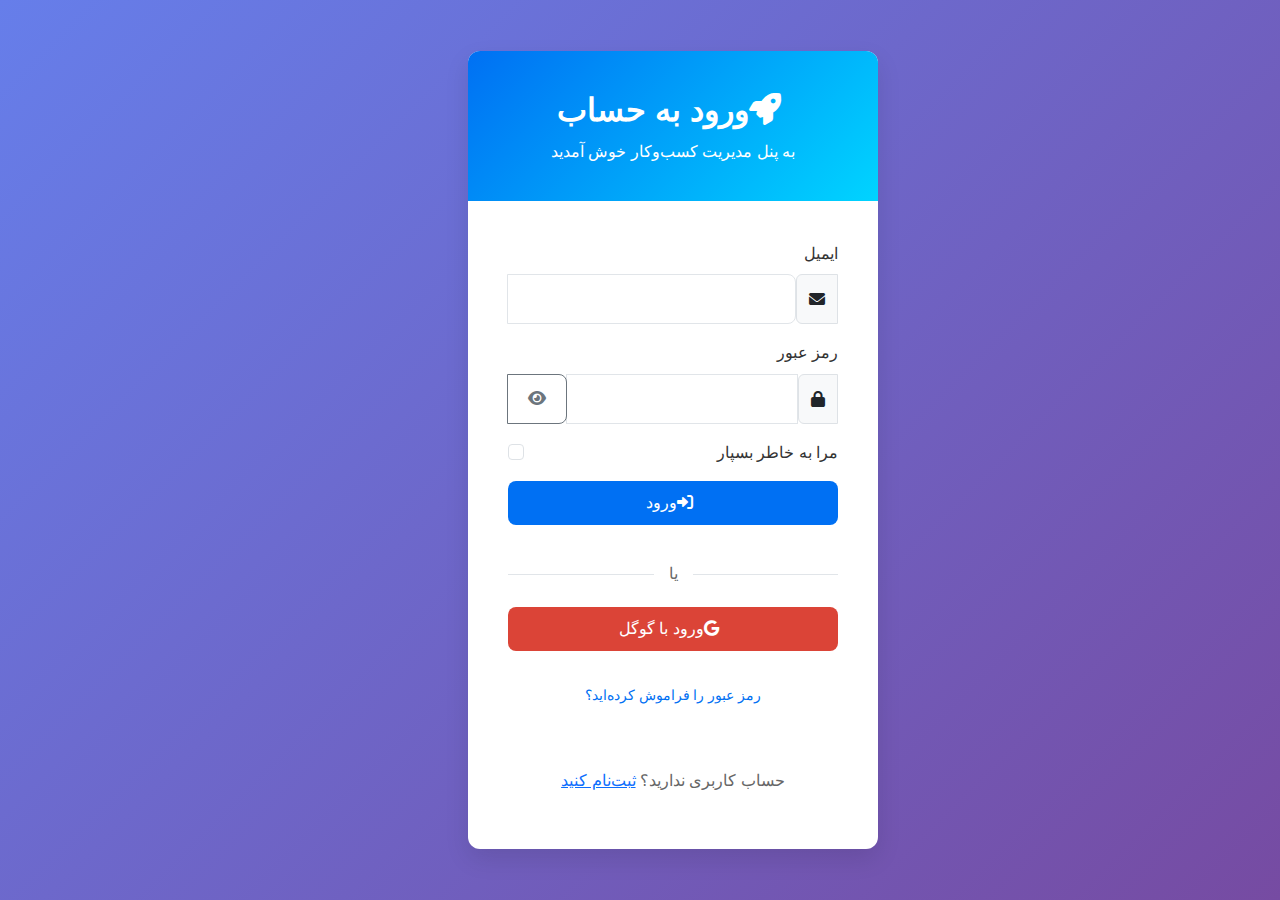
<file: marketing.html>
<!DOCTYPE html>
<html lang="fa" dir="rtl">
<head>
    <meta charset="UTF-8">
    <meta name="viewport" content="width=device-width, initial-scale=1.0">
    <title>بازاریابی - پنل مدیریت کسب‌وکار</title>
    <link href="https://cdn.jsdelivr.net/npm/bootstrap@5.3.0/dist/css/bootstrap.min.css" rel="stylesheet">
    <link href="https://cdnjs.cloudflare.com/ajax/libs/font-awesome/6.0.0/css/all.min.css" rel="stylesheet">
    <link href="css/style.css" rel="stylesheet">
</head>
<body>
    <div class="dashboard-container">
        <!-- Desktop Sidebar -->
        <nav class="sidebar d-none d-md-block">
            <div class="sidebar-header">
                <h4><i class="fas fa-rocket me-2"></i>پنل کسب‌وکار</h4>
            </div>
            <ul class="sidebar-menu">
                <li><a href="dashboard.html"><i class="fas fa-home"></i>داشبورد</a></li>
                <li><a href="website-creation.html"><i class="fas fa-globe"></i>ایجاد سایت</a></li>
                <li><a href="advertising.html"><i class="fas fa-dollar-sign"></i>تبلیغات</a></li>
                <li><a href="marketing.html" class="active"><i class="fas fa-chart-line"></i>بازاریابی</a></li>
                <li><a href="affiliate.html"><i class="fas fa-users"></i>زیرمجموعه‌گیری</a></li>
                <li><a href="publishing.html"><i class="fas fa-book"></i>انتشار کتاب</a></li>
                <li><a href="profile.html"><i class="fas fa-user"></i>پروفایل</a></li>
                <li><a href="support.html"><i class="fas fa-headset"></i>پشتیبانی</a></li>
                <li><a href="#" onclick="logout()"><i class="fas fa-sign-out-alt"></i>خروج</a></li>
            </ul>
        </nav>

        <!-- Mobile Bottom Navigation -->
        <nav class="mobile-nav d-md-none">
            <a href="dashboard.html" class="nav-item">
                <i class="fas fa-home"></i>
                <span>خانه</span>
            </a>
            <a href="website-creation.html" class="nav-item">
                <i class="fas fa-globe"></i>
                <span>سایت</span>
            </a>
            <a href="marketing.html" class="nav-item active">
                <i class="fas fa-chart-line"></i>
                <span>بازاریابی</span>
            </a>
            <a href="profile.html" class="nav-item">
                <i class="fas fa-user"></i>
                <span>پروفایل</span>
            </a>
            <a href="#" class="nav-item" onclick="showMobileMenu()">
                <i class="fas fa-bars"></i>
                <span>منو</span>
            </a>
        </nav>

        <!-- Main Content -->
        <main class="main-content">
            <header class="content-header mb-4">
                <h2><i class="fas fa-chart-line me-2"></i>بازاریابی دیجیتال</h2>
                <p class="text-muted">استراتژی‌های بازاریابی و تحلیل نتایج</p>
            </header>

            <!-- Marketing Stats -->
            <div class="row g-4 mb-4">
                <div class="col-md-3">
                    <div class="stat-card">
                        <div class="stat-icon">
                            <i class="fas fa-eye"></i>
                        </div>
                        <div class="stat-info">
                            <h3 id="totalViews">0</h3>
                            <p>بازدید کل</p>
                        </div>
                    </div>
                </div>
                <div class="col-md-3">
                    <div class="stat-card">
                        <div class="stat-icon">
                            <i class="fas fa-mouse-pointer"></i>
                        </div>
                        <div class="stat-info">
                            <h3 id="totalClicks">0</h3>
                            <p>کلیک کل</p>
                        </div>
                    </div>
                </div>
                <div class="col-md-3">
                    <div class="stat-card">
                        <div class="stat-icon">
                            <i class="fas fa-percentage"></i>
                        </div>
                        <div class="stat-info">
                            <h3 id="conversionRate">0%</h3>
                            <p>نرخ تبدیل</p>
                        </div>
                    </div>
                </div>
                <div class="col-md-3">
                    <div class="stat-card">
                        <div class="stat-icon">
                            <i class="fas fa-share-alt"></i>
                        </div>
                        <div class="stat-info">
                            <h3 id="totalShares">0</h3>
                            <p>اشتراک‌گذاری</p>
                        </div>
                    </div>
                </div>
            </div>

            <!-- Marketing Campaign Form -->
            <div class="card mb-4">
                <div class="card-header">
                    <h5>ایجاد کمپین بازاریابی جدید</h5>
                </div>
                <div class="card-body">
                    <form id="marketingForm">
                        <div class="row g-3">
                            <div class="col-md-6">
                                <label class="form-label">نام کمپین</label>
                                <input type="text" class="form-control" id="campaignName" required>
                            </div>
                            <div class="col-md-6">
                                <label class="form-label">نوع کمپین</label>
                                <select class="form-select" id="marketingType" required>
                                    <option value="">انتخاب کنید</option>
                                    <option value="seo">سئو و بهینه‌سازی</option>
                                    <option value="content">بازاریابی محتوا</option>
                                    <option value="social">شبکه‌های اجتماعی</option>
                                    <option value="email">ایمیل مارکتینگ</option>
                                </select>
                            </div>
                            <div class="col-12">
                                <label class="form-label">توضیحات کمپین</label>
                                <textarea class="form-control" id="campaignDescription" rows="3" required></textarea>
                            </div>
                            <div class="col-md-6">
                                <label class="form-label">بودجه (تومان)</label>
                                <input type="number" class="form-control" id="marketingBudget" min="0">
                            </div>
                            <div class="col-md-6">
                                <label class="form-label">مدت زمان (روز)</label>
                                <input type="number" class="form-control" id="campaignDuration" min="1" required>
                            </div>
                            <div class="col-12">
                                <label class="form-label">آپلود محتوا</label>
                                <input type="file" class="form-control" id="contentUpload" accept="image/*,video/*,.pdf,.doc,.docx" multiple>
                                <small class="form-text text-muted">محتوای تصویری، ویدئویی یا متنی مربوط به کمپین</small>
                            </div>
                            <div class="col-12">
                                <label class="form-label">کلمات کلیدی</label>
                                <input type="text" class="form-control" id="keywords" placeholder="کلمات کلیدی را با کاما جدا کنید">
                            </div>
                        </div>

                        <div class="mt-4">
                            <button type="submit" class="btn btn-success">
                                <i class="fas fa-rocket me-2"></i>شروع کمپین
                            </button>
                        </div>
                    </form>
                </div>
            </div>

            <!-- Active Campaigns -->
            <div class="card mb-4">
                <div class="card-header">
                    <h5>کمپین‌های فعال</h5>
                </div>
                <div class="card-body">
                    <div id="activeCampaigns">
                        <!-- Active campaigns will be loaded here -->
                    </div>
                </div>
            </div>

            <!-- Marketing Tools -->
            <div class="card">
                <div class="card-header">
                    <h5>ابزارهای بازاریابی</h5>
                </div>
                <div class="card-body">
                    <div class="row g-3">
                        <div class="col-md-6 col-lg-4">
                            <div class="tool-card" onclick="generateQRCode()">
                                <i class="fas fa-qrcode"></i>
                                <h6>تولید QR Code</h6>
                                <p>ایجاد کد QR برای لینک‌ها</p>
                            </div>
                        </div>
                        <div class="col-md-6 col-lg-4">
                            <div class="tool-card" onclick="generateHashtags()">
                                <i class="fas fa-hashtag"></i>
                                <h6>تولید هشتگ</h6>
                                <p>پیشنهاد هشتگ‌های مناسب</p>
                            </div>
                        </div>
                        <div class="col-md-6 col-lg-4">
                            <div class="tool-card" onclick="analyzeCompetitors()">
                                <i class="fas fa-chart-bar"></i>
                                <h6>تحلیل رقبا</h6>
                                <p>بررسی استراتژی رقبا</p>
                            </div>
                        </div>
                        <div class="col-md-6 col-lg-4">
                            <div class="tool-card" onclick="contentCalendar()">
                                <i class="fas fa-calendar-alt"></i>
                                <h6>تقویم محتوا</h6>
                                <p>برنامه‌ریزی انتشار محتوا</p>
                            </div>
                        </div>
                        <div class="col-md-6 col-lg-4">
                            <div class="tool-card" onclick="socialMediaScheduler()">
                                <i class="fas fa-clock"></i>
                                <h6>زمان‌بندی پست</h6>
                                <p>انتشار خودکار در شبکه‌ها</p>
                            </div>
                        </div>
                        <div class="col-md-6 col-lg-4">
                            <div class="tool-card" onclick="performanceReport()">
                                <i class="fas fa-file-alt"></i>
                                <h6>گزارش عملکرد</h6>
                                <p>تحلیل نتایج کمپین‌ها</p>
                            </div>
                        </div>
                    </div>
                </div>
            </div>
        </main>
    </div>

    <script src="https://cdn.jsdelivr.net/npm/bootstrap@5.3.0/dist/js/bootstrap.bundle.min.js"></script>
    <script src="js/storage.js"></script>
    <script src="js/auth.js"></script>
    <script src="js/app.js"></script>
    <script>
        // Check authentication
        if (!Auth.isLoggedIn()) {
            window.location.href = 'login.html';
        }

        document.getElementById('marketingForm').addEventListener('submit', function(e) {
            e.preventDefault();
            
            const formData = {
                name: document.getElementById('campaignName').value,
                type: document.getElementById('marketingType').value,
                description: document.getElementById('campaignDescription').value,
                budget: document.getElementById('marketingBudget').value,
                duration: document.getElementById('campaignDuration').value,
                keywords: document.getElementById('keywords').value,
                createdAt: new Date().toLocaleDateString('fa-IR'),
                status: 'فعال'
            };

            // Save to storage
            let marketingCampaigns = Storage.get('marketingCampaigns') || [];
            marketingCampaigns.push(formData);
            Storage.set('marketingCampaigns', marketingCampaigns);

            // Add to recent activity
            App.addActivity('fas fa-chart-line', `کمپین بازاریابی "${formData.name}" شروع شد`);

            alert('کمپین بازاریابی با موفقیت ایجاد شد');
            loadActiveCampaigns();
            this.reset();
        });

        function loadActiveCampaigns() {
            const campaigns = Storage.get('marketingCampaigns') || [];
            const container = document.getElementById('activeCampaigns');

            if (campaigns.length === 0) {
                container.innerHTML = '<p class="text-muted text-center">هیچ کمپین فعالی وجود ندارد</p>';
                return;
            }

            container.innerHTML = campaigns.map(campaign => `
                <div class="marketing-campaign-item">
                    <div class="d-flex justify-content-between align-items-center">
                        <div>
                            <h6>${campaign.name}</h6>
                            <p class="text-muted mb-1">${campaign.description}</p>
                            <div class="campaign-meta">
                                <span class="badge bg-primary me-2">${getMarketingTypeLabel(campaign.type)}</span>
                                <small class="text-muted">مدت: ${campaign.duration} روز</small>
                            </div>
                        </div>
                        <div class="text-end">
                            <span class="badge bg-success">${campaign.status}</span>
                            <div class="mt-2">
                                <small class="text-muted">بودجه: ${campaign.budget ? campaign.budget.toLocaleString() + ' تومان' : 'رایگان'}</small>
                            </div>
                        </div>
                    </div>
                </div>
            `).join('');
        }

        function getMarketingTypeLabel(type) {
            const labels = {
                'seo': 'سئو',
                'content': 'محتوا',
                'social': 'شبکه‌های اجتماعی',
                'email': 'ایمیل مارکتینگ'
            };
            return labels[type] || type;
        }

        function loadMarketingStats() {
            const stats = Storage.get('marketingStats') || {
                totalViews: 0,
                totalClicks: 0,
                conversionRate: 0,
                totalShares: 0
            };

            document.getElementById('totalViews').textContent = stats.totalViews.toLocaleString();
            document.getElementById('totalClicks').textContent = stats.totalClicks.toLocaleString();
            document.getElementById('conversionRate').textContent = stats.conversionRate + '%';
            document.getElementById('totalShares').textContent = stats.totalShares.toLocaleString();
        }

        // Marketing Tools Functions
        function generateQRCode() {
            const url = prompt('لینک مورد نظر را وارد کنید:');
            if (url) {
                alert(`QR Code برای لینک ${url} تولید شد`);
            }
        }

        function generateHashtags() {
            const topic = prompt('موضوع را وارد کنید:');
            if (topic) {
                const hashtags = ['#کسب_و_کار', '#موفقیت', '#فروش', '#بازاریابی', '#رشد'];
                alert(`هشتگ‌های پیشنهادی: ${hashtags.join(' ')}`);
            }
        }

        function analyzeCompetitors() {
            alert('ابزار تحلیل رقبا در حال توسعه است');
        }

        function contentCalendar() {
            alert('تقویم محتوا در حال توسعه است');
        }

        function socialMediaScheduler() {
            alert('زمان‌بند شبکه‌های اجتماعی در حال توسعه است');
        }

        function performanceReport() {
            alert('گزارش عملکرد تولید شد');
        }

        // Load data on page load
        document.addEventListener('DOMContentLoaded', function() {
            loadActiveCampaigns();
            loadMarketingStats();
        });

        function logout() {
            Auth.logout();
            window.location.href = 'index.html';
        }
    </script>
</body>
</html>
</file>
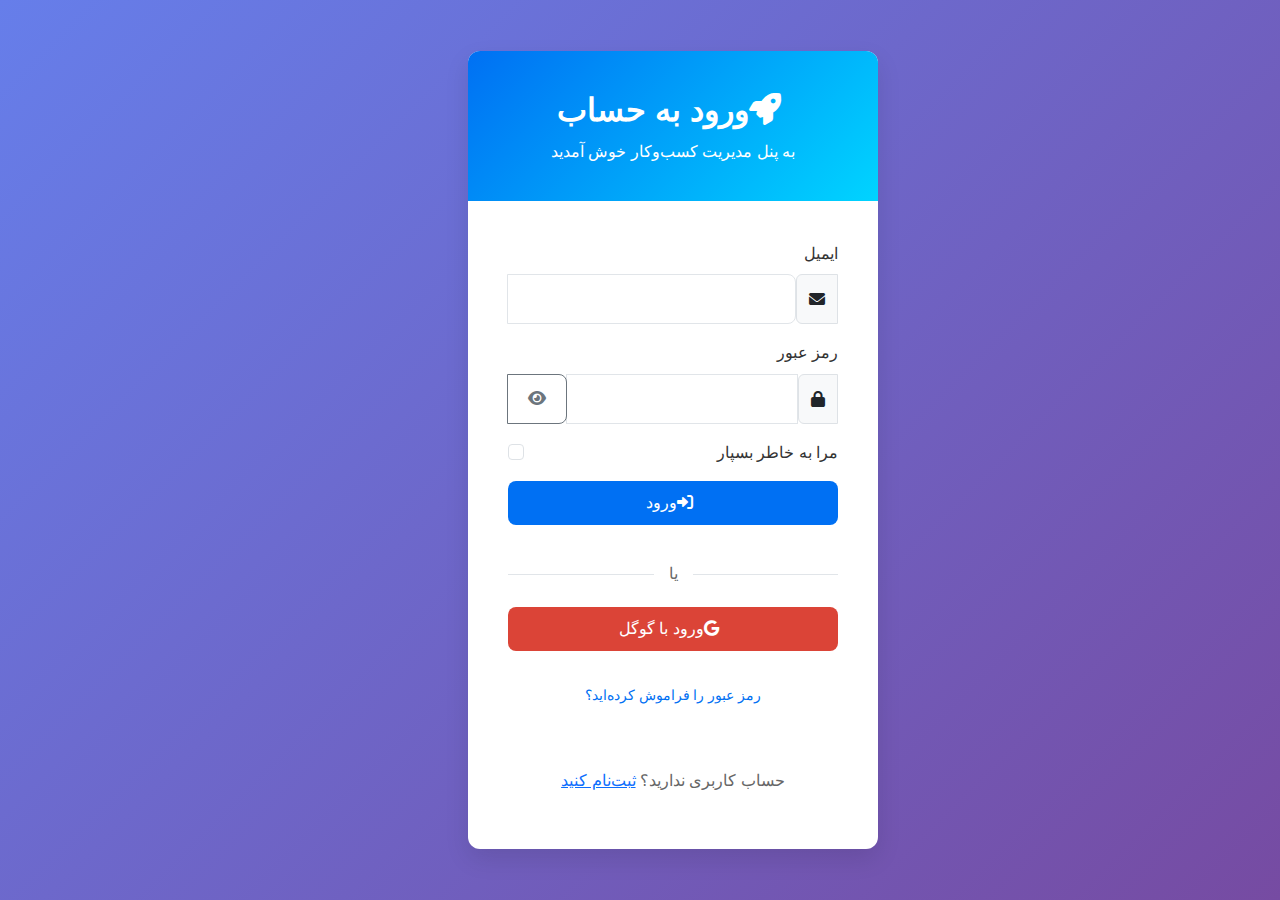
<file: profile.html>
<!DOCTYPE html>
<html lang="fa" dir="rtl">
<head>
    <meta charset="UTF-8">
    <meta name="viewport" content="width=device-width, initial-scale=1.0">
    <title>پروفایل کاربری - پنل مدیریت کسب‌وکار</title>
    <link href="https://cdn.jsdelivr.net/npm/bootstrap@5.3.0/dist/css/bootstrap.min.css" rel="stylesheet">
    <link href="https://cdnjs.cloudflare.com/ajax/libs/font-awesome/6.0.0/css/all.min.css" rel="stylesheet">
    <link href="css/style.css" rel="stylesheet">
</head>
<body>
    <div class="dashboard-container">
        <!-- Desktop Sidebar -->
        <nav class="sidebar d-none d-md-block">
            <div class="sidebar-header">
                <h4><i class="fas fa-rocket me-2"></i>پنل کسب‌وکار</h4>
            </div>
            <ul class="sidebar-menu">
                <li><a href="dashboard.html"><i class="fas fa-home"></i>داشبورد</a></li>
                <li><a href="website-creation.html"><i class="fas fa-globe"></i>ایجاد سایت</a></li>
                <li><a href="advertising.html"><i class="fas fa-dollar-sign"></i>تبلیغات</a></li>
                <li><a href="marketing.html"><i class="fas fa-chart-line"></i>بازاریابی</a></li>
                <li><a href="affiliate.html"><i class="fas fa-users"></i>زیرمجموعه‌گیری</a></li>
                <li><a href="publishing.html"><i class="fas fa-book"></i>انتشار کتاب</a></li>
                <li><a href="profile.html" class="active"><i class="fas fa-user"></i>پروفایل</a></li>
                <li><a href="support.html"><i class="fas fa-headset"></i>پشتیبانی</a></li>
                <li><a href="#" onclick="logout()"><i class="fas fa-sign-out-alt"></i>خروج</a></li>
            </ul>
        </nav>

        <!-- Mobile Bottom Navigation -->
        <nav class="mobile-nav d-md-none">
            <a href="dashboard.html" class="nav-item">
                <i class="fas fa-home"></i>
                <span>خانه</span>
            </a>
            <a href="website-creation.html" class="nav-item">
                <i class="fas fa-globe"></i>
                <span>سایت</span>
            </a>
            <a href="marketing.html" class="nav-item">
                <i class="fas fa-chart-line"></i>
                <span>بازاریابی</span>
            </a>
            <a href="profile.html" class="nav-item active">
                <i class="fas fa-user"></i>
                <span>پروفایل</span>
            </a>
            <a href="#" class="nav-item" onclick="showMobileMenu()">
                <i class="fas fa-bars"></i>
                <span>منو</span>
            </a>
        </nav>

        <!-- Main Content -->
        <main class="main-content">
            <header class="content-header mb-4">
                <h2><i class="fas fa-user me-2"></i>پروفایل کاربری</h2>
                <p class="text-muted">مدیریت اطلاعات شخصی و تنظیمات حساب</p>
            </header>

            <!-- Profile Header -->
            <div class="card mb-4">
                <div class="card-body">
                    <div class="profile-header">
                        <div class="profile-avatar">
                            <img id="profileImage" src="https://via.placeholder.com/120/007bff/ffffff?text=User" alt="Profile" class="rounded-circle">
                            <div class="avatar-upload">
                                <input type="file" id="avatarInput" accept="image/*" style="display: none;">
                                <button class="btn btn-sm btn-primary" onclick="document.getElementById('avatarInput').click()">
                                    <i class="fas fa-camera"></i>
                                </button>
                            </div>
                        </div>
                        <div class="profile-info">
                            <h4 id="profileName">نام کاربر</h4>
                            <p class="text-muted" id="profileEmail">email@example.com</p>
                            <div class="profile-stats">
                                <span class="badge bg-primary me-2">عضویت: <span id="memberSince"></span></span>
                                <span class="badge bg-success">کاربر فعال</span>
                            </div>
                        </div>
                    </div>
                </div>
            </div>

            <!-- Profile Tabs -->
            <div class="card">
                <div class="card-header">
                    <ul class="nav nav-tabs card-header-tabs" id="profileTabs" role="tablist">
                        <li class="nav-item" role="presentation">
                            <button class="nav-link active" id="personal-tab" data-bs-toggle="tab" data-bs-target="#personal" type="button">
                                <i class="fas fa-user me-2"></i>اطلاعات شخصی
                            </button>
                        </li>
                        <li class="nav-item" role="presentation">
                            <button class="nav-link" id="security-tab" data-bs-toggle="tab" data-bs-target="#security" type="button">
                                <i class="fas fa-shield-alt me-2"></i>امنیت
                            </button>
                        </li>
                        <li class="nav-item" role="presentation">
                            <button class="nav-link" id="notifications-tab" data-bs-toggle="tab" data-bs-target="#notifications" type="button">
                                <i class="fas fa-bell me-2"></i>اعلان‌ها
                            </button>
                        </li>
                        <li class="nav-item" role="presentation">
                            <button class="nav-link" id="business-tab" data-bs-toggle="tab" data-bs-target="#business" type="button">
                                <i class="fas fa-briefcase me-2"></i>اطلاعات کسب‌وکار
                            </button>
                        </li>
                    </ul>
                </div>
                <div class="card-body">
                    <div class="tab-content" id="profileTabsContent">
                        <!-- Personal Information Tab -->
                        <div class="tab-pane fade show active" id="personal" role="tabpanel">
                            <form id="personalInfoForm">
                                <div class="row g-3">
                                    <div class="col-md-6">
                                        <label class="form-label">نام و نام خانوادگی</label>
                                        <input type="text" class="form-control" id="fullName" required>
                                    </div>
                                    <div class="col-md-6">
                                        <label class="form-label">ایمیل</label>
                                        <input type="email" class="form-control" id="email" readonly>
                                    </div>
                                    <div class="col-md-6">
                                        <label class="form-label">شماره موبایل</label>
                                        <input type="tel" class="form-control" id="phone">
                                    </div>
                                    <div class="col-md-6">
                                        <label class="form-label">تاریخ تولد</label>
                                        <input type="date" class="form-control" id="birthDate">
                                    </div>
                                    <div class="col-md-6">
                                        <label class="form-label">جنسیت</label>
                                        <select class="form-select" id="gender">
                                            <option value="">انتخاب کنید</option>
                                            <option value="male">مرد</option>
                                            <option value="female">زن</option>
                                        </select>
                                    </div>
                                    <div class="col-md-6">
                                        <label class="form-label">استان</label>
                                        <select class="form-select" id="province">
                                            <option value="">انتخاب کنید</option>
                                            <option value="tehran">تهران</option>
                                            <option value="isfahan">اصفهان</option>
                                            <option value="shiraz">شیراز</option>
                                            <option value="mashhad">مشهد</option>
                                            <option value="tabriz">تبریز</option>
                                        </select>
                                    </div>
                                    <div class="col-12">
                                        <label class="form-label">آدرس</label>
                                        <textarea class="form-control" id="address" rows="3"></textarea>
                                    </div>
                                </div>
                                <div class="mt-3">
                                    <button type="submit" class="btn btn-primary">
                                        <i class="fas fa-save me-2"></i>ذخیره تغییرات
                                    </button>
                                </div>
                            </form>
                        </div>

                        <!-- Security Tab -->
                        <div class="tab-pane fade" id="security" role="tabpanel">
                            <div class="security-section">
                                <h5>تغییر رمز عبور</h5>
                                <form id="passwordChangeForm">
                                    <div class="row g-3">
                                        <div class="col-12">
                                            <label class="form-label">رمز عبور فعلی</label>
                                            <input type="password" class="form-control" id="currentPassword" required>
                                        </div>
                                        <div class="col-md-6">
                                            <label class="form-label">رمز عبور جدید</label>
                                            <input type="password" class="form-control" id="newPassword" required>
                                        </div>
                                        <div class="col-md-6">
                                            <label class="form-label">تکرار رمز عبور جدید</label>
                                            <input type="password" class="form-control" id="confirmNewPassword" required>
                                        </div>
                                    </div>
                                    <div class="mt-3">
                                        <button type="submit" class="btn btn-warning">
                                            <i class="fas fa-key me-2"></i>تغییر رمز عبور
                                        </button>
                                    </div>
                                </form>

                                <hr class="my-4">

                                <h5>احراز هویت دو مرحله‌ای</h5>
                                <div class="d-flex justify-content-between align-items-center">
                                    <div>
                                        <p class="mb-1">افزایش امنیت حساب با احراز هویت دو مرحله‌ای</p>
                                        <small class="text-muted">وضعیت فعلی: غیرفعال</small>
                                    </div>
                                    <button class="btn btn-outline-primary" onclick="enable2FA()">
                                        فعال‌سازی
                                    </button>
                                </div>

                                <hr class="my-4">

                                <h5>جلسات فعال</h5>
                                <div class="active-sessions">
                                    <div class="session-item">
                                        <div class="d-flex justify-content-between align-items-center">
                                            <div>
                                                <p class="mb-1"><i class="fas fa-desktop me-2"></i>دسکتاپ - Chrome</p>
                                                <small class="text-muted">آخرین فعالیت: اکنون</small>
                                            </div>
                                            <span class="badge bg-success">فعلی</span>
                                        </div>
                                    </div>
                                </div>
                            </div>
                        </div>

                        <!-- Notifications Tab -->
                        <div class="tab-pane fade" id="notifications" role="tabpanel">
                            <form id="notificationSettings">
                                <h5>تنظیمات اعلان‌ها</h5>
                                
                                <div class="notification-group">
                                    <h6>اعلان‌های ایمیل</h6>
                                    <div class="form-check form-switch">
                                        <input class="form-check-input" type="checkbox" id="emailOrders" checked>
                                        <label class="form-check-label" for="emailOrders">سفارش‌های جدید</label>
                                    </div>
                                    <div class="form-check form-switch">
                                        <input class="form-check-input" type="checkbox" id="emailMarketing" checked>
                                        <label class="form-check-label" for="emailMarketing">آپدیت‌های بازاریابی</label>
                                    </div>
                                    <div class="form-check form-switch">
                                        <input class="form-check-input" type="checkbox" id="emailNews">
                                        <label class="form-check-label" for="emailNews">خبرنامه</label>
                                    </div>
                                </div>

                                <div class="notification-group">
                                    <h6>اعلان‌های SMS</h6>
                                    <div class="form-check form-switch">
                                        <input class="form-check-input" type="checkbox" id="smsImportant" checked>
                                        <label class="form-check-label" for="smsImportant">اعلان‌های مهم</label>
                                    </div>
                                    <div class="form-check form-switch">
                                        <input class="form-check-input" type="checkbox" id="smsPayments" checked>
                                        <label class="form-check-label" for="smsPayments">تأیید پرداخت‌ها</label>
                                    </div>
                                </div>

                                <div class="mt-3">
                                    <button type="submit" class="btn btn-primary">
                                        <i class="fas fa-save me-2"></i>ذخیره تنظیمات
                                    </button>
                                </div>
                            </form>
                        </div>

                        <!-- Business Information Tab -->
                        <div class="tab-pane fade" id="business" role="tabpanel">
                            <form id="businessInfoForm">
                                <div class="row g-3">
                                    <div class="col-md-6">
                                        <label class="form-label">نام کسب‌وکار</label>
                                        <input type="text" class="form-control" id="businessName">
                                    </div>
                                    <div class="col-md-6">
                                        <label class="form-label">نوع فعالیت</label>
                                        <select class="form-select" id="businessType">
                                            <option value="">انتخاب کنید</option>
                                            <option value="retail">خرده‌فروشی</option>
                                            <option value="service">خدماتی</option>
                                            <option value="manufacturing">تولیدی</option>
                                            <option value="consulting">مشاوره</option>
                                            <option value="online">آنلاین</option>
                                        </select>
                                    </div>
                                    <div class="col-md-6">
                                        <label class="form-label">شماره ثبت</label>
                                        <input type="text" class="form-control" id="registrationNumber">
                                    </div>
                                    <div class="col-md-6">
                                        <label class="form-label">کد اقتصادی</label>
                                        <input type="text" class="form-control" id="economicCode">
                                    </div>
                                    <div class="col-12">
                                        <label class="form-label">آدرس کسب‌وکار</label>
                                        <textarea class="form-control" id="businessAddress" rows="3"></textarea>
                                    </div>
                                    <div class="col-md-6">
                                        <label class="form-label">تلفن کسب‌وکار</label>
                                        <input type="tel" class="form-control" id="businessPhone">
                                    </div>
                                    <div class="col-md-6">
                                        <label class="form-label">وب‌سایت</label>
                                        <input type="url" class="form-control" id="businessWebsite">
                                    </div>
                                </div>
                                <div class="mt-3">
                                    <button type="submit" class="btn btn-primary">
                                        <i class="fas fa-save me-2"></i>ذخیره اطلاعات کسب‌وکار
                                    </button>
                                </div>
                            </form>
                        </div>
                    </div>
                </div>
            </div>
        </main>
    </div>

    <script src="https://cdn.jsdelivr.net/npm/bootstrap@5.3.0/dist/js/bootstrap.bundle.min.js"></script>
    <script src="js/storage.js"></script>
    <script src="js/auth.js"></script>
    <script src="js/app.js"></script>
    <script>
        // Check authentication
        if (!Auth.isLoggedIn()) {
            window.location.href = 'login.html';
        }

        document.addEventListener('DOMContentLoaded', function() {
            loadUserProfile();
        });

        function loadUserProfile() {
            const user = Auth.getCurrentUser();
            const profile = Storage.get('userProfile') || {};

            // Load basic info
            document.getElementById('profileName').textContent = user.name;
            document.getElementById('profileEmail').textContent = user.email;
            document.getElementById('memberSince').textContent = user.createdAt || 'نامشخص';

            // Load personal info
            document.getElementById('fullName').value = profile.fullName || user.name;
            document.getElementById('email').value = user.email;
            document.getElementById('phone').value = profile.phone || user.phone || '';
            document.getElementById('birthDate').value = profile.birthDate || '';
            document.getElementById('gender').value = profile.gender || '';
            document.getElementById('province').value = profile.province || '';
            document.getElementById('address').value = profile.address || '';

            // Load business info
            document.getElementById('businessName').value = profile.businessName || '';
            document.getElementById('businessType').value = profile.businessType || '';
            document.getElementById('registrationNumber').value = profile.registrationNumber || '';
            document.getElementById('economicCode').value = profile.economicCode || '';
            document.getElementById('businessAddress').value = profile.businessAddress || '';
            document.getElementById('businessPhone').value = profile.businessPhone || '';
            document.getElementById('businessWebsite').value = profile.businessWebsite || '';

            // Load notification settings
            const notifications = Storage.get('notificationSettings') || {};
            document.getElementById('emailOrders').checked = notifications.emailOrders !== false;
            document.getElementById('emailMarketing').checked = notifications.emailMarketing !== false;
            document.getElementById('emailNews').checked = notifications.emailNews === true;
            document.getElementById('smsImportant').checked = notifications.smsImportant !== false;
            document.getElementById('smsPayments').checked = notifications.smsPayments !== false;
        }

        // Personal Info Form
        document.getElementById('personalInfoForm').addEventListener('submit', function(e) {
            e.preventDefault();
            
            const profile = Storage.get('userProfile') || {};
            profile.fullName = document.getElementById('fullName').value;
            profile.phone = document.getElementById('phone').value;
            profile.birthDate = document.getElementById('birthDate').value;
            profile.gender = document.getElementById('gender').value;
            profile.province = document.getElementById('province').value;
            profile.address = document.getElementById('address').value;

            Storage.set('userProfile', profile);

            // Update user name
            const user = Auth.getCurrentUser();
            user.name = profile.fullName;
            Auth.updateUser(user);

            document.getElementById('profileName').textContent = profile.fullName;
            
            App.showToast('اطلاعات شخصی با موفقیت ذخیره شد', 'success');
        });

        // Password Change Form
        document.getElementById('passwordChangeForm').addEventListener('submit', function(e) {
            e.preventDefault();
            
            const currentPassword = document.getElementById('currentPassword').value;
            const newPassword = document.getElementById('newPassword').value;
            const confirmPassword = document.getElementById('confirmNewPassword').value;

            if (newPassword !== confirmPassword) {
                App.showToast('رمز عبور جدید و تکرار آن یکسان نیستند', 'error');
                return;
            }

            if (newPassword.length < 6) {
                App.showToast('رمز عبور باید حداقل 6 کاراکتر باشد', 'error');
                return;
            }

            // In a real app, you would verify the current password
            const user = Auth.getCurrentUser();
            user.password = newPassword;
            Auth.updateUser(user);

            App.showToast('رمز عبور با موفقیت تغییر کرد', 'success');
            this.reset();
        });

        // Business Info Form
        document.getElementById('businessInfoForm').addEventListener('submit', function(e) {
            e.preventDefault();
            
            const profile = Storage.get('userProfile') || {};
            profile.businessName = document.getElementById('businessName').value;
            profile.businessType = document.getElementById('businessType').value;
            profile.registrationNumber = document.getElementById('registrationNumber').value;
            profile.economicCode = document.getElementById('economicCode').value;
            profile.businessAddress = document.getElementById('businessAddress').value;
            profile.businessPhone = document.getElementById('businessPhone').value;
            profile.businessWebsite = document.getElementById('businessWebsite').value;

            Storage.set('userProfile', profile);
            App.showToast('اطلاعات کسب‌وکار با موفقیت ذخیره شد', 'success');
        });

        // Notification Settings Form
        document.getElementById('notificationSettings').addEventListener('submit', function(e) {
            e.preventDefault();
            
            const notifications = {
                emailOrders: document.getElementById('emailOrders').checked,
                emailMarketing: document.getElementById('emailMarketing').checked,
                emailNews: document.getElementById('emailNews').checked,
                smsImportant: document.getElementById('smsImportant').checked,
                smsPayments: document.getElementById('smsPayments').checked
            };

            Storage.set('notificationSettings', notifications);
            App.showToast('تنظیمات اعلان‌ها ذخیره شد', 'success');
        });

        // Avatar Upload
        document.getElementById('avatarInput').addEventListener('change', function(e) {
            const file = e.target.files[0];
            if (file) {
                const reader = new FileReader();
                reader.onload = function(e) {
                    document.getElementById('profileImage').src = e.target.result;
                    
                    const profile = Storage.get('userProfile') || {};
                    profile.profileImage = e.target.result;
                    Storage.set('userProfile', profile);

                    App.showToast('تصویر پروفایل بروزرسانی شد', 'success');
                };
                reader.readAsDataURL(file);
            }
        });

        function enable2FA() {
            alert('احراز هویت دو مرحله‌ای به زودی فعال می‌شود');
        }

        function logout() {
            Auth.logout();
            window.location.href = 'index.html';
        }
    </script>
</body>
</html>
</file>
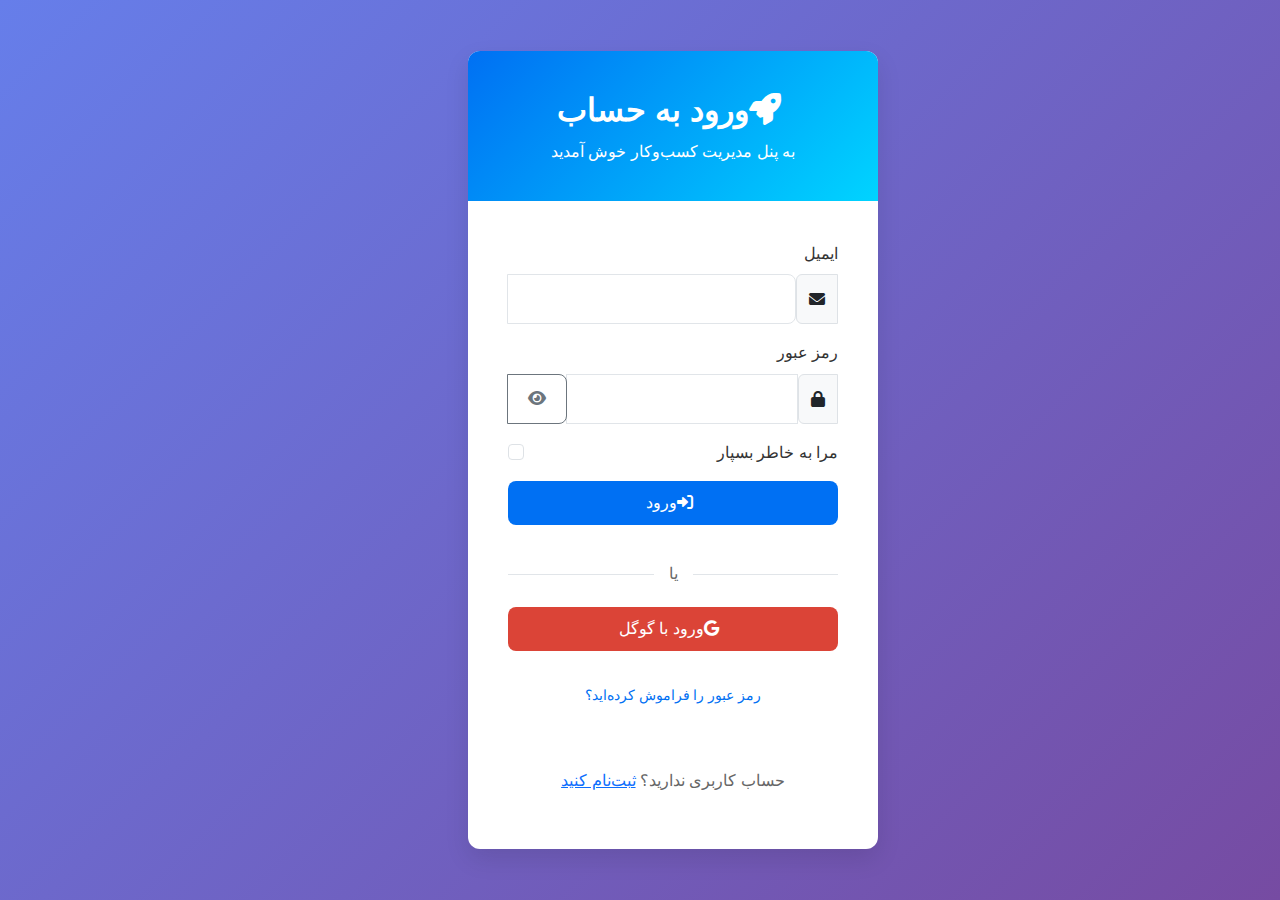
<file: publishing.html>
<!DOCTYPE html>
<html lang="fa" dir="rtl">
<head>
    <meta charset="UTF-8">
    <meta name="viewport" content="width=device-width, initial-scale=1.0">
    <title>نویسندگی و انتشار کتاب - پنل مدیریت کسب‌وکار</title>
    <link href="https://cdn.jsdelivr.net/npm/bootstrap@5.3.0/dist/css/bootstrap.min.css" rel="stylesheet">
    <link href="https://cdnjs.cloudflare.com/ajax/libs/font-awesome/6.0.0/css/all.min.css" rel="stylesheet">
    <link href="css/style.css" rel="stylesheet">
</head>
<body>
    <div class="dashboard-container">
        <!-- Desktop Sidebar -->
        <nav class="sidebar d-none d-md-block">
            <div class="sidebar-header">
                <h4><i class="fas fa-rocket me-2"></i>پنل کسب‌وکار</h4>
            </div>
            <ul class="sidebar-menu">
                <li><a href="dashboard.html"><i class="fas fa-home"></i>داشبورد</a></li>
                <li><a href="website-creation.html"><i class="fas fa-globe"></i>ایجاد سایت</a></li>
                <li><a href="advertising.html"><i class="fas fa-dollar-sign"></i>تبلیغات</a></li>
                <li><a href="marketing.html"><i class="fas fa-chart-line"></i>بازاریابی</a></li>
                <li><a href="affiliate.html"><i class="fas fa-users"></i>زیرمجموعه‌گیری</a></li>
                <li><a href="publishing.html" class="active"><i class="fas fa-book"></i>انتشار کتاب</a></li>
                <li><a href="profile.html"><i class="fas fa-user"></i>پروفایل</a></li>
                <li><a href="support.html"><i class="fas fa-headset"></i>پشتیبانی</a></li>
                <li><a href="#" onclick="logout()"><i class="fas fa-sign-out-alt"></i>خروج</a></li>
            </ul>
        </nav>

        <!-- Mobile Bottom Navigation -->
        <nav class="mobile-nav d-md-none">
            <a href="dashboard.html" class="nav-item">
                <i class="fas fa-home"></i>
                <span>خانه</span>
            </a>
            <a href="website-creation.html" class="nav-item">
                <i class="fas fa-globe"></i>
                <span>سایت</span>
            </a>
            <a href="marketing.html" class="nav-item">
                <i class="fas fa-chart-line"></i>
                <span>بازاریابی</span>
            </a>
            <a href="profile.html" class="nav-item">
                <i class="fas fa-user"></i>
                <span>پروفایل</span>
            </a>
            <a href="#" class="nav-item" onclick="showMobileMenu()">
                <i class="fas fa-bars"></i>
                <span>منو</span>
            </a>
        </nav>

        <!-- Main Content -->
        <main class="main-content">
            <header class="content-header mb-4">
                <h2><i class="fas fa-book me-2"></i>نویسندگی و انتشار کتاب</h2>
                <p class="text-muted">انتشار کتاب‌های دیجیتال و چاپی</p>
            </header>

            <!-- Writing Guide -->
            <div class="card mb-4">
                <div class="card-header">
                    <h5>راهنمای نویسندگی</h5>
                </div>
                <div class="card-body">
                    <div class="writing-guide">
                        <div class="guide-section">
                            <h6><i class="fas fa-lightbulb me-2"></i>نکات مهم نوشتن کتاب</h6>
                            <ul class="guide-list">
                                <li>قبل از شروع، طرح کلی کتاب را تهیه کنید</li>
                                <li>مخاطب هدف خود را مشخص کنید</li>
                                <li>هر روز مقدار مشخصی بنویسید</li>
                                <li>از زبان ساده و روان استفاده کنید</li>
                                <li>کتاب را چندین بار ویرایش کنید</li>
                            </ul>
                        </div>

                        <div class="guide-section">
                            <h6><i class="fas fa-file-word me-2"></i>نوشتن در Microsoft Word</h6>
                            <ul class="guide-list">
                                <li>از فونت مناسب استفاده کنید (Tahoma یا B Nazanin)</li>
                                <li>اندازه فونت ۱۲ تا ۱۴ انتخاب کنید</li>
                                <li>فاصله خطوط را ۱.۵ یا ۲ تنظیم کنید</li>
                                <li>حاشیه‌های صفحه را ۲.۵ سانتی‌متر قرار دهید</li>
                                <li>از سرفصل‌ها و شماره‌گذاری صفحات استفاده کنید</li>
                            </ul>
                        </div>

                        <div class="guide-section">
                            <h6><i class="fas fa-print me-2"></i>فرمت مناسب برای انتشار</h6>
                            <div class="row g-3">
                                <div class="col-md-6">
                                    <div class="format-card">
                                        <h6>انتشار دیجیتال</h6>
                                        <ul>
                                            <li>فرمت PDF با کیفیت بالا</li>
                                            <li>اندازه فایل کمتر از ۲۰ مگابایت</li>
                                            <li>قابلیت جستجو در متن</li>
                                            <li>فهرست قابل کلیک</li>
                                        </ul>
                                    </div>
                                </div>
                                <div class="col-md-6">
                                    <div class="format-card">
                                        <h6>انتشار چاپی</h6>
                                        <ul>
                                            <li>فرمت A5 یا A4</li>
                                            <li>رزولوشن ۳۰۰ DPI</li>
                                            <li>طراحی جلد حرفه‌ای</li>
                                            <li>شابک (ISBN) اختیاری</li>
                                        </ul>
                                    </div>
                                </div>
                            </div>
                        </div>
                    </div>
                </div>
            </div>

            <!-- Book Submission Form -->
            <div class="card mb-4">
                <div class="card-header">
                    <h5>ثبت کتاب جدید</h5>
                </div>
                <div class="card-body">
                    <form id="publishingForm">
                        <div class="row g-3">
                            <div class="col-md-6">
                                <label class="form-label">عنوان کتاب</label>
                                <input type="text" class="form-control" id="bookTitle" required>
                            </div>
                            <div class="col-md-6">
                                <label class="form-label">نام نویسنده</label>
                                <input type="text" class="form-control" id="authorName" required>
                            </div>
                            <div class="col-12">
                                <label class="form-label">توضیحات کتاب</label>
                                <textarea class="form-control" id="bookDescription" rows="4" required></textarea>
                            </div>
                            <div class="col-md-6">
                                <label class="form-label">دسته‌بندی</label>
                                <select class="form-select" id="bookCategory" required>
                                    <option value="">انتخاب کنید</option>
                                    <option value="novel">رمان</option>
                                    <option value="poetry">شعر</option>
                                    <option value="business">کسب‌وکار</option>
                                    <option value="self-help">خودیاری</option>
                                    <option value="academic">علمی</option>
                                    <option value="children">کودک</option>
                                    <option value="history">تاریخ</option>
                                    <option value="religion">مذهبی</option>
                                </select>
                            </div>
                            <div class="col-md-6">
                                <label class="form-label">زبان کتاب</label>
                                <select class="form-select" id="bookLanguage" required>
                                    <option value="fa">فارسی</option>
                                    <option value="en">انگلیسی</option>
                                    <option value="ar">عربی</option>
                                </select>
                            </div>
                            <div class="col-md-6">
                                <label class="form-label">تعداد صفحات (تقریبی)</label>
                                <input type="number" class="form-control" id="pageCount" min="1">
                            </div>
                            <div class="col-md-6">
                                <label class="form-label">نوع انتشار</label>
                                <select class="form-select" id="publishType" required>
                                    <option value="digital">دیجیتال</option>
                                    <option value="print">چاپی</option>
                                    <option value="both">هر دو</option>
                                </select>
                            </div>
                            <div class="col-12">
                                <label class="form-label">آپلود فایل کتاب</label>
                                <input type="file" class="form-control" id="bookFile" accept=".pdf,.doc,.docx" required>
                                <small class="form-text text-muted">فرمت‌های مجاز: PDF, Word (حداکثر ۵۰MB)</small>
                            </div>
                            <div class="col-12">
                                <label class="form-label">آپلود طرح جلد (اختیاری)</label>
                                <input type="file" class="form-control" id="coverImage" accept="image/*">
                                <small class="form-text text-muted">در صورت نداشتن طرح جلد، ما برای شما طراحی می‌کنیم</small>
                            </div>
                        </div>

                        <div class="mt-4">
                            <button type="submit" class="btn btn-success">
                                <i class="fas fa-upload me-2"></i>ثبت کتاب
                            </button>
                        </div>
                    </form>
                </div>
            </div>

            <!-- My Books -->
            <div class="card">
                <div class="card-header">
                    <h5>کتاب‌های من</h5>
                </div>
                <div class="card-body">
                    <div id="myBooks">
                        <!-- Books list will be loaded here -->
                    </div>
                </div>
            </div>
        </main>
    </div>

    <script src="https://cdn.jsdelivr.net/npm/bootstrap@5.3.0/dist/js/bootstrap.bundle.min.js"></script>
    <script src="js/storage.js"></script>
    <script src="js/auth.js"></script>
    <script src="js/app.js"></script>
    <script>
        // Check authentication
        if (!Auth.isLoggedIn()) {
            window.location.href = 'login.html';
        }

        document.getElementById('publishingForm').addEventListener('submit', function(e) {
            e.preventDefault();
            
            const formData = {
                title: document.getElementById('bookTitle').value,
                author: document.getElementById('authorName').value,
                description: document.getElementById('bookDescription').value,
                category: document.getElementById('bookCategory').value,
                language: document.getElementById('bookLanguage').value,
                pageCount: document.getElementById('pageCount').value,
                publishType: document.getElementById('publishType').value,
                submittedAt: new Date().toLocaleDateString('fa-IR'),
                status: 'در انتظار بررسی'
            };

            // Save to storage
            let books = Storage.get('userBooks') || [];
            books.push(formData);
            Storage.set('userBooks', books);

            // Add to recent activity
            App.addActivity('fas fa-book', `کتاب "${formData.title}" برای بررسی ارسال شد`);

            alert('کتاب شما با موفقیت ثبت شد و برای بررسی ارسال گردید');
            loadMyBooks();
            this.reset();
        });

        function loadMyBooks() {
            const books = Storage.get('userBooks') || [];
            const container = document.getElementById('myBooks');

            if (books.length === 0) {
                container.innerHTML = '<p class="text-muted text-center">هنوز هیچ کتابی ثبت نکرده‌اید</p>';
                return;
            }

            container.innerHTML = books.map(book => `
                <div class="book-item">
                    <div class="d-flex justify-content-between align-items-center">
                        <div>
                            <h6>${book.title}</h6>
                            <p class="text-muted mb-1">نویسنده: ${book.author}</p>
                            <p class="text-muted mb-1">${book.description.substring(0, 100)}...</p>
                            <div class="book-meta">
                                <span class="badge bg-info me-2">${getCategoryLabel(book.category)}</span>
                                <span class="badge bg-secondary me-2">${getPublishTypeLabel(book.publishType)}</span>
                                <small class="text-muted">${book.pageCount} صفحه</small>
                            </div>
                            <small class="text-muted">تاریخ ثبت: ${book.submittedAt}</small>
                        </div>
                        <div class="text-end">
                            <span class="badge bg-warning">${book.status}</span>
                            <div class="mt-2">
                                <button class="btn btn-sm btn-outline-primary" onclick="viewBook('${book.title}')">
                                    <i class="fas fa-eye"></i>
                                </button>
                            </div>
                        </div>
                    </div>
                </div>
            `).join('');
        }

        function getCategoryLabel(category) {
            const labels = {
                'novel': 'رمان',
                'poetry': 'شعر',
                'business': 'کسب‌وکار',
                'self-help': 'خودیاری',
                'academic': 'علمی',
                'children': 'کودک',
                'history': 'تاریخ',
                'religion': 'مذهبی'
            };
            return labels[category] || category;
        }

        function getPublishTypeLabel(type) {
            const labels = {
                'digital': 'دیجیتال',
                'print': 'چاپی',
                'both': 'هر دو'
            };
            return labels[type] || type;
        }

        function viewBook(title) {
            alert(`نمایش جزئیات کتاب: ${title}`);
        }

        // Load existing books on page load
        document.addEventListener('DOMContentLoaded', loadMyBooks);

        function logout() {
            Auth.logout();
            window.location.href = 'index.html';
        }
    </script>
</body>
</html>
</file>
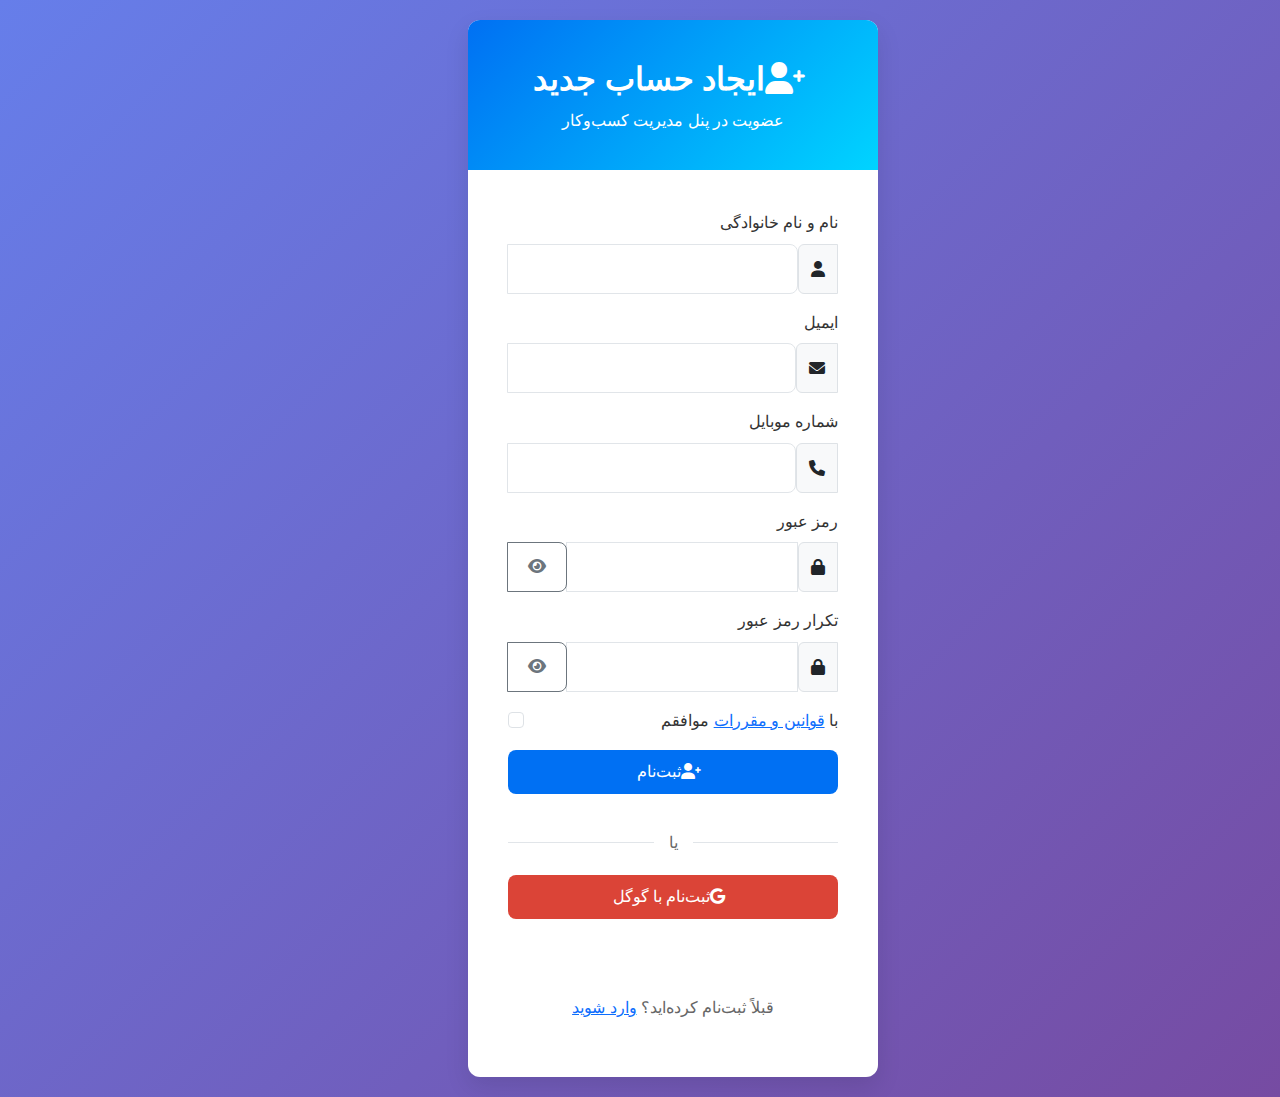
<file: register.html>
<!DOCTYPE html>
<html lang="fa" dir="rtl">
<head>
    <meta charset="UTF-8">
    <meta name="viewport" content="width=device-width, initial-scale=1.0">
    <title>ثبت‌نام - پنل مدیریت کسب‌وکار</title>
    <link href="https://cdn.jsdelivr.net/npm/bootstrap@5.3.0/dist/css/bootstrap.min.css" rel="stylesheet">
    <link href="https://cdnjs.cloudflare.com/ajax/libs/font-awesome/6.0.0/css/all.min.css" rel="stylesheet">
    <link href="css/style.css" rel="stylesheet">
</head>
<body class="auth-body">
    <div class="auth-container">
        <div class="auth-card">
            <div class="auth-header">
                <h2><i class="fas fa-user-plus me-2"></i>ایجاد حساب جدید</h2>
                <p>عضویت در پنل مدیریت کسب‌وکار</p>
            </div>

            <form id="registerForm" class="auth-form">
                <div class="mb-3">
                    <label class="form-label">نام و نام خانوادگی</label>
                    <div class="input-group">
                        <span class="input-group-text"><i class="fas fa-user"></i></span>
                        <input type="text" class="form-control" id="name" required>
                    </div>
                </div>

                <div class="mb-3">
                    <label class="form-label">ایمیل</label>
                    <div class="input-group">
                        <span class="input-group-text"><i class="fas fa-envelope"></i></span>
                        <input type="email" class="form-control" id="email" required>
                    </div>
                </div>

                <div class="mb-3">
                    <label class="form-label">شماره موبایل</label>
                    <div class="input-group">
                        <span class="input-group-text"><i class="fas fa-phone"></i></span>
                        <input type="tel" class="form-control" id="phone" required>
                    </div>
                </div>

                <div class="mb-3">
                    <label class="form-label">رمز عبور</label>
                    <div class="input-group">
                        <span class="input-group-text"><i class="fas fa-lock"></i></span>
                        <input type="password" class="form-control" id="password" required>
                        <button type="button" class="btn btn-outline-secondary" onclick="togglePassword('password')">
                            <i class="fas fa-eye"></i>
                        </button>
                    </div>
                </div>

                <div class="mb-3">
                    <label class="form-label">تکرار رمز عبور</label>
                    <div class="input-group">
                        <span class="input-group-text"><i class="fas fa-lock"></i></span>
                        <input type="password" class="form-control" id="confirmPassword" required>
                        <button type="button" class="btn btn-outline-secondary" onclick="togglePassword('confirmPassword')">
                            <i class="fas fa-eye"></i>
                        </button>
                    </div>
                </div>

                <div class="mb-3 form-check">
                    <input type="checkbox" class="form-check-input" id="agreeTerms" required>
                    <label class="form-check-label" for="agreeTerms">
                        با <a href="#" class="text-primary">قوانین و مقررات</a> موافقم
                    </label>
                </div>

                <button type="submit" class="btn btn-primary w-100 mb-3">
                    <i class="fas fa-user-plus me-2"></i>ثبت‌نام
                </button>

                <div class="divider">
                    <span>یا</span>
                </div>

                <button type="button" class="btn btn-google w-100 mb-3" onclick="registerWithGoogle()">
                    <i class="fab fa-google me-2"></i>ثبت‌نام با گوگل
                </button>
            </form>

            <div class="auth-footer">
                <p>قبلاً ثبت‌نام کرده‌اید؟ <a href="login.html">وارد شوید</a></p>
            </div>
        </div>
    </div>

    <div class="alert alert-danger alert-dismissible fade" id="errorAlert" role="alert">
        <span id="errorMessage"></span>
        <button type="button" class="btn-close" onclick="hideAlert()"></button>
    </div>

    <script src="js/storage.js"></script>
    <script src="js/auth.js"></script>
    <script>
        // Redirect if already logged in
        if (Auth.isLoggedIn()) {
            window.location.href = 'dashboard.html';
        }

        document.getElementById('registerForm').addEventListener('submit', function(e) {
            e.preventDefault();
            
            const name = document.getElementById('name').value;
            const email = document.getElementById('email').value;
            const phone = document.getElementById('phone').value;
            const password = document.getElementById('password').value;
            const confirmPassword = document.getElementById('confirmPassword').value;
            
            if (password !== confirmPassword) {
                showError('رمز عبور و تکرار آن یکسان نیستند');
                return;
            }
            
            if (password.length < 6) {
                showError('رمز عبور باید حداقل 6 کاراکتر باشد');
                return;
            }
            
            const userData = { name, email, phone, password };
            
            if (Auth.register(userData)) {
                window.location.href = 'business-selection.html';
            } else {
                showError('خطا در ثبت‌نام. این ایمیل قبلاً ثبت شده است');
            }
        });

        function registerWithGoogle() {
            // Simulate Google registration
            const googleUser = {
                email: 'newuser@gmail.com',
                name: 'کاربر جدید گوگل',
                phone: '',
                profile_image: null
            };
            
            if (Auth.registerWithGoogle(googleUser)) {
                window.location.href = 'business-selection.html';
            }
        }

        function togglePassword(inputId) {
            const input = document.getElementById(inputId);
            const icon = input.nextElementSibling.querySelector('i');
            
            if (input.type === 'password') {
                input.type = 'text';
                icon.className = 'fas fa-eye-slash';
            } else {
                input.type = 'password';
                icon.className = 'fas fa-eye';
            }
        }

        function showError(message) {
            document.getElementById('errorMessage').textContent = message;
            document.getElementById('errorAlert').classList.add('show');
        }

        function hideAlert() {
            document.getElementById('errorAlert').classList.remove('show');
        }
    </script>
</body>
</html>
</file>
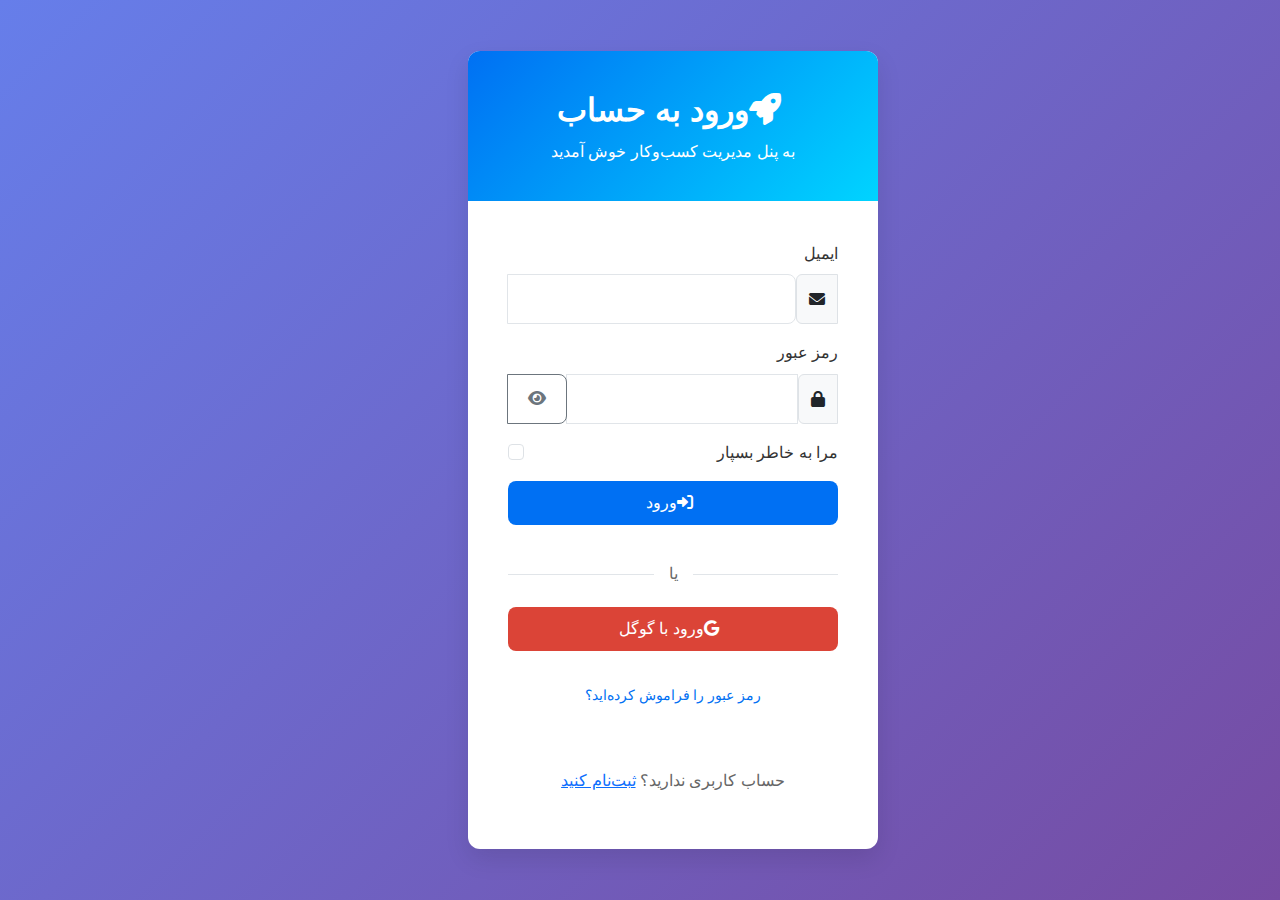
<file: support.html>
<!DOCTYPE html>
<html lang="fa" dir="rtl">
<head>
    <meta charset="UTF-8">
    <meta name="viewport" content="width=device-width, initial-scale=1.0">
    <title>پشتیبانی - پنل مدیریت کسب‌وکار</title>
    <link href="https://cdn.jsdelivr.net/npm/bootstrap@5.3.0/dist/css/bootstrap.min.css" rel="stylesheet">
    <link href="https://cdnjs.cloudflare.com/ajax/libs/font-awesome/6.0.0/css/all.min.css" rel="stylesheet">
    <link href="css/style.css" rel="stylesheet">
</head>
<body>
    <div class="dashboard-container">
        <!-- Desktop Sidebar -->
        <nav class="sidebar d-none d-md-block">
            <div class="sidebar-header">
                <h4><i class="fas fa-rocket me-2"></i>پنل کسب‌وکار</h4>
            </div>
            <ul class="sidebar-menu">
                <li><a href="dashboard.html"><i class="fas fa-home"></i>داشبورد</a></li>
                <li><a href="website-creation.html"><i class="fas fa-globe"></i>ایجاد سایت</a></li>
                <li><a href="advertising.html"><i class="fas fa-dollar-sign"></i>تبلیغات</a></li>
                <li><a href="marketing.html"><i class="fas fa-chart-line"></i>بازاریابی</a></li>
                <li><a href="affiliate.html"><i class="fas fa-users"></i>زیرمجموعه‌گیری</a></li>
                <li><a href="publishing.html"><i class="fas fa-book"></i>انتشار کتاب</a></li>
                <li><a href="profile.html"><i class="fas fa-user"></i>پروفایل</a></li>
                <li><a href="support.html" class="active"><i class="fas fa-headset"></i>پشتیبانی</a></li>
                <li><a href="#" onclick="logout()"><i class="fas fa-sign-out-alt"></i>خروج</a></li>
            </ul>
        </nav>

        <!-- Mobile Bottom Navigation -->
        <nav class="mobile-nav d-md-none">
            <a href="dashboard.html" class="nav-item">
                <i class="fas fa-home"></i>
                <span>خانه</span>
            </a>
            <a href="website-creation.html" class="nav-item">
                <i class="fas fa-globe"></i>
                <span>سایت</span>
            </a>
            <a href="marketing.html" class="nav-item">
                <i class="fas fa-chart-line"></i>
                <span>بازاریابی</span>
            </a>
            <a href="profile.html" class="nav-item">
                <i class="fas fa-user"></i>
                <span>پروفایل</span>
            </a>
            <a href="#" class="nav-item" onclick="showMobileMenu()">
                <i class="fas fa-bars"></i>
                <span>منو</span>
            </a>
        </nav>

        <!-- Main Content -->
        <main class="main-content">
            <header class="content-header mb-4">
                <h2><i class="fas fa-headset me-2"></i>مرکز پشتیبانی</h2>
                <p class="text-muted">ارتباط با تیم پشتیبانی و مشاهده تیکت‌ها</p>
            </header>

            <!-- Quick Support -->
            <div class="row g-4 mb-4">
                <div class="col-md-6 col-lg-3">
                    <div class="support-card" onclick="createTicket('technical')">
                        <i class="fas fa-tools"></i>
                        <h6>مشکل فنی</h6>
                        <p>مشکلات مربوط به عملکرد سیستم</p>
                    </div>
                </div>
                <div class="col-md-6 col-lg-3">
                    <div class="support-card" onclick="createTicket('payment')">
                        <i class="fas fa-credit-card"></i>
                        <h6>مشکل پرداخت</h6>
                        <p>مسائل مربوط به تراکنش‌ها</p>
                    </div>
                </div>
                <div class="col-md-6 col-lg-3">
                    <div class="support-card" onclick="createTicket('account')">
                        <i class="fas fa-user-cog"></i>
                        <h6>مدیریت حساب</h6>
                        <p>تغییرات در اطلاعات کاربری</p>
                    </div>
                </div>
                <div class="col-md-6 col-lg-3">
                    <div class="support-card" onclick="createTicket('general')">
                        <i class="fas fa-question-circle"></i>
                        <h6>سوال عمومی</h6>
                        <p>راهنمایی و مشاوره کلی</p>
                    </div>
                </div>
            </div>

            <!-- Contact Methods -->
            <div class="card mb-4">
                <div class="card-header">
                    <h5>راه‌های ارتباطی</h5>
                </div>
                <div class="card-body">
                    <div class="row g-4">
                        <div class="col-md-6">
                            <div class="contact-method">
                                <div class="contact-icon">
                                    <i class="fas fa-phone"></i>
                                </div>
                                <div class="contact-info">
                                    <h6>تماس تلفنی</h6>
                                    <p class="text-muted mb-1">۰۲۱-۱۲۳۴۵۶۷۸</p>
                                    <small class="text-success">شنبه تا پنج‌شنبه، ۹ الی ۱۸</small>
                                </div>
                            </div>
                        </div>
                        <div class="col-md-6">
                            <div class="contact-method">
                                <div class="contact-icon">
                                    <i class="fab fa-whatsapp"></i>
                                </div>
                                <div class="contact-info">
                                    <h6>واتساپ</h6>
                                    <p class="text-muted mb-1">۰۹۱۲۳۴۵۶۷۸۹</p>
                                    <small class="text-success">۲۴ ساعته</small>
                                </div>
                            </div>
                        </div>
                        <div class="col-md-6">
                            <div class="contact-method">
                                <div class="contact-icon">
                                    <i class="fas fa-envelope"></i>
                                </div>
                                <div class="contact-info">
                                    <h6>ایمیل</h6>
                                    <p class="text-muted mb-1">support@businesspanel.com</p>
                                    <small class="text-success">پاسخ در کمتر از ۲۴ ساعت</small>
                                </div>
                            </div>
                        </div>
                        <div class="col-md-6">
                            <div class="contact-method">
                                <div class="contact-icon">
                                    <i class="fab fa-telegram"></i>
                                </div>
                                <div class="contact-info">
                                    <h6>تلگرام</h6>
                                    <p class="text-muted mb-1">@BusinessPanelSupport</p>
                                    <small class="text-success">پاسخ سریع</small>
                                </div>
                            </div>
                        </div>
                    </div>
                </div>
            </div>

            <!-- Create Ticket Form -->
            <div class="card mb-4">
                <div class="card-header">
                    <h5>ارسال تیکت جدید</h5>
                </div>
                <div class="card-body">
                    <form id="ticketForm">
                        <div class="row g-3">
                            <div class="col-md-6">
                                <label class="form-label">موضوع</label>
                                <input type="text" class="form-control" id="ticketSubject" required>
                            </div>
                            <div class="col-md-6">
                                <label class="form-label">اولویت</label>
                                <select class="form-select" id="ticketPriority" required>
                                    <option value="low">کم</option>
                                    <option value="medium" selected>متوسط</option>
                                    <option value="high">بالا</option>
                                    <option value="urgent">فوری</option>
                                </select>
                            </div>
                            <div class="col-md-6">
                                <label class="form-label">دسته‌بندی</label>
                                <select class="form-select" id="ticketCategory" required>
                                    <option value="">انتخاب کنید</option>
                                    <option value="technical">مشکل فنی</option>
                                    <option value="payment">مشکل پرداخت</option>
                                    <option value="account">مدیریت حساب</option>
                                    <option value="billing">صورت‌حساب</option>
                                    <option value="feature">درخواست قابلیت</option>
                                    <option value="general">عمومی</option>
                                </select>
                            </div>
                            <div class="col-md-6">
                                <label class="form-label">بخش مربوطه</label>
                                <select class="form-select" id="ticketDepartment">
                                    <option value="website">ایجاد سایت</option>
                                    <option value="advertising">تبلیغات</option>
                                    <option value="marketing">بازاریابی</option>
                                    <option value="affiliate">زیرمجموعه‌گیری</option>
                                    <option value="publishing">انتشار کتاب</option>
                                    <option value="general">عمومی</option>
                                </select>
                            </div>
                            <div class="col-12">
                                <label class="form-label">شرح مشکل یا درخواست</label>
                                <textarea class="form-control" id="ticketMessage" rows="5" required></textarea>
                            </div>
                            <div class="col-12">
                                <label class="form-label">ضمیمه فایل (اختیاری)</label>
                                <input type="file" class="form-control" id="ticketAttachment" multiple>
                                <small class="form-text text-muted">حداکثر ۱۰ مگابایت - فرمت‌های مجاز: jpg, png, pdf, doc</small>
                            </div>
                        </div>
                        <div class="mt-4">
                            <button type="submit" class="btn btn-primary">
                                <i class="fas fa-paper-plane me-2"></i>ارسال تیکت
                            </button>
                        </div>
                    </form>
                </div>
            </div>

            <!-- My Tickets -->
            <div class="card">
                <div class="card-header">
                    <h5>تیکت‌های من</h5>
                </div>
                <div class="card-body">
                    <div class="table-responsive">
                        <table class="table table-hover">
                            <thead>
                                <tr>
                                    <th>شماره تیکت</th>
                                    <th>موضوع</th>
                                    <th>دسته‌بندی</th>
                                    <th>اولویت</th>
                                    <th>وضعیت</th>
                                    <th>تاریخ ایجاد</th>
                                    <th>عملیات</th>
                                </tr>
                            </thead>
                            <tbody id="ticketsList">
                                <!-- Tickets will be loaded here -->
                            </tbody>
                        </table>
                    </div>
                </div>
            </div>
        </main>
    </div>

    <!-- Ticket Detail Modal -->
    <div class="modal fade" id="ticketDetailModal" tabindex="-1">
        <div class="modal-dialog modal-lg">
            <div class="modal-content">
                <div class="modal-header">
                    <h5 class="modal-title">جزئیات تیکت</h5>
                    <button type="button" class="btn-close" data-bs-dismiss="modal"></button>
                </div>
                <div class="modal-body">
                    <div id="ticketDetailContent">
                        <!-- Ticket detail will be loaded here -->
                    </div>
                    
                    <!-- Reply Form -->
                    <hr>
                    <form id="replyForm">
                        <div class="mb-3">
                            <label class="form-label">پاسخ شما</label>
                            <textarea class="form-control" id="replyMessage" rows="3" required></textarea>
                        </div>
                        <button type="submit" class="btn btn-primary">
                            <i class="fas fa-reply me-2"></i>ارسال پاسخ
                        </button>
                    </form>
                </div>
            </div>
        </div>
    </div>

    <!-- FAQ Section -->
    <div class="card mt-4">
        <div class="card-header">
            <h5>سوالات متداول</h5>
        </div>
        <div class="card-body">
            <div class="accordion" id="faqAccordion">
                <div class="accordion-item">
                    <h2 class="accordion-header">
                        <button class="accordion-button collapsed" type="button" data-bs-toggle="collapse" data-bs-target="#faq1">
                            چگونه می‌توانم سایت خود را ایجاد کنم؟
                        </button>
                    </h2>
                    <div id="faq1" class="accordion-collapse collapse" data-bs-parent="#faqAccordion">
                        <div class="accordion-body">
                            برای ایجاد سایت، از منوی سمت راست بخش "ایجاد سایت" را انتخاب کنید و فرم مربوطه را تکمیل کنید.
                        </div>
                    </div>
                </div>
                <div class="accordion-item">
                    <h2 class="accordion-header">
                        <button class="accordion-button collapsed" type="button" data-bs-toggle="collapse" data-bs-target="#faq2">
                            چگونه می‌توانم پرداخت کنم؟
                        </button>
                    </h2>
                    <div id="faq2" class="accordion-collapse collapse" data-bs-parent="#faqAccordion">
                        <div class="accordion-body">
                            دو روش پرداخت آنلاین و کارت به کارت در دسترس است. برای کارت به کارت، اطلاعات حساب نمایش داده می‌شود.
                        </div>
                    </div>
                </div>
                <div class="accordion-item">
                    <h2 class="accordion-header">
                        <button class="accordion-button collapsed" type="button" data-bs-toggle="collapse" data-bs-target="#faq3">
                            زیرمجموعه‌گیری چگونه کار می‌کند؟
                        </button>
                    </h2>
                    <div id="faq3" class="accordion-collapse collapse" data-bs-parent="#faqAccordion">
                        <div class="accordion-body">
                            با اشتراک‌گذاری لینک اختصاصی خود، از هر فروش زیرمجموعه‌ها کمیسیون دریافت می‌کنید.
                        </div>
                    </div>
                </div>
            </div>
        </div>
    </div>

    <script src="https://cdn.jsdelivr.net/npm/bootstrap@5.3.0/dist/js/bootstrap.bundle.min.js"></script>
    <script src="js/storage.js"></script>
    <script src="js/auth.js"></script>
    <script src="js/app.js"></script>
    <script>
        // Check authentication
        if (!Auth.isLoggedIn()) {
            window.location.href = 'login.html';
        }

        document.addEventListener('DOMContentLoaded', function() {
            loadMyTickets();
        });

        function createTicket(category) {
            document.getElementById('ticketCategory').value = category;
            document.getElementById('ticketSubject').focus();
        }

        document.getElementById('ticketForm').addEventListener('submit', function(e) {
            e.preventDefault();
            
            const user = Auth.getCurrentUser();
            const ticketNumber = 'TK' + Date.now().toString().slice(-6);
            
            const ticketData = {
                number: ticketNumber,
                subject: document.getElementById('ticketSubject').value,
                priority: document.getElementById('ticketPriority').value,
                category: document.getElementById('ticketCategory').value,
                department: document.getElementById('ticketDepartment').value,
                message: document.getElementById('ticketMessage').value,
                userId: user.email,
                status: 'باز',
                createdAt: new Date().toLocaleDateString('fa-IR'),
                messages: [
                    {
                        sender: user.name,
                        message: document.getElementById('ticketMessage').value,
                        timestamp: new Date().toLocaleString('fa-IR'),
                        isAdmin: false
                    }
                ]
            };

            // Save to storage
            let tickets = Storage.get('userTickets') || [];
            tickets.push(ticketData);
            Storage.set('userTickets', tickets);

            // Add to recent activity
            App.addActivity('fas fa-headset', `تیکت "${ticketData.subject}" ایجاد شد`);

            alert(`تیکت شما با شماره ${ticketNumber} ثبت شد`);
            loadMyTickets();
            this.reset();
        });

        function loadMyTickets() {
            const tickets = Storage.get('userTickets') || [];
            const tbody = document.getElementById('ticketsList');

            if (tickets.length === 0) {
                tbody.innerHTML = '<tr><td colspan="7" class="text-center text-muted">هیچ تیکتی ثبت نشده است</td></tr>';
                return;
            }

            tbody.innerHTML = tickets.map(ticket => `
                <tr>
                    <td>#${ticket.number}</td>
                    <td>${ticket.subject}</td>
                    <td>${getCategoryLabel(ticket.category)}</td>
                    <td><span class="badge bg-${getPriorityColor(ticket.priority)}">${getPriorityLabel(ticket.priority)}</span></td>
                    <td><span class="badge bg-${getStatusColor(ticket.status)}">${ticket.status}</span></td>
                    <td>${ticket.createdAt}</td>
                    <td>
                        <button class="btn btn-sm btn-outline-primary" onclick="viewTicket('${ticket.number}')">
                            <i class="fas fa-eye"></i>
                        </button>
                    </td>
                </tr>
            `).join('');
        }

        function getCategoryLabel(category) {
            const labels = {
                'technical': 'فنی',
                'payment': 'پرداخت',
                'account': 'حساب کاربری',
                'billing': 'صورت‌حساب',
                'feature': 'قابلیت',
                'general': 'عمومی'
            };
            return labels[category] || category;
        }

        function getPriorityLabel(priority) {
            const labels = {
                'low': 'کم',
                'medium': 'متوسط',
                'high': 'بالا',
                'urgent': 'فوری'
            };
            return labels[priority] || priority;
        }

        function getPriorityColor(priority) {
            const colors = {
                'low': 'secondary',
                'medium': 'info',
                'high': 'warning',
                'urgent': 'danger'
            };
            return colors[priority] || 'secondary';
        }

        function getStatusColor(status) {
            const colors = {
                'باز': 'success',
                'در حال بررسی': 'warning',
                'پاسخ داده شده': 'info',
                'بسته': 'secondary'
            };
            return colors[status] || 'secondary';
        }

        function viewTicket(ticketNumber) {
            const tickets = Storage.get('userTickets') || [];
            const ticket = tickets.find(t => t.number === ticketNumber);
            
            if (!ticket) return;

            const content = `
                <div class="ticket-header">
                    <h6>تیکت #${ticket.number}</h6>
                    <p><strong>موضوع:</strong> ${ticket.subject}</p>
                    <p><strong>وضعیت:</strong> <span class="badge bg-${getStatusColor(ticket.status)}">${ticket.status}</span></p>
                </div>
                <hr>
                <div class="ticket-messages">
                    ${ticket.messages.map(msg => `
                        <div class="message ${msg.isAdmin ? 'admin-message' : 'user-message'}">
                            <div class="message-header">
                                <strong>${msg.sender}</strong>
                                <small class="text-muted">${msg.timestamp}</small>
                            </div>
                            <div class="message-body">${msg.message}</div>
                        </div>
                    `).join('')}
                </div>
            `;

            document.getElementById('ticketDetailContent').innerHTML = content;
            new bootstrap.Modal(document.getElementById('ticketDetailModal')).show();

            // Store current ticket number for reply
            document.getElementById('replyForm').dataset.ticketNumber = ticketNumber;
        }

        document.getElementById('replyForm').addEventListener('submit', function(e) {
            e.preventDefault();
            
            const ticketNumber = this.dataset.ticketNumber;
            const replyMessage = document.getElementById('replyMessage').value;
            const user = Auth.getCurrentUser();

            // Find and update ticket
            let tickets = Storage.get('userTickets') || [];
            const ticketIndex = tickets.findIndex(t => t.number === ticketNumber);
            
            if (ticketIndex !== -1) {
                tickets[ticketIndex].messages.push({
                    sender: user.name,
                    message: replyMessage,
                    timestamp: new Date().toLocaleString('fa-IR'),
                    isAdmin: false
                });
                
                Storage.set('userTickets', tickets);
                
                alert('پاسخ شما ارسال شد');
                bootstrap.Modal.getInstance(document.getElementById('ticketDetailModal')).hide();
                this.reset();
            }
        });

        function logout() {
            Auth.logout();
            window.location.href = 'index.html';
        }
    </script>
</body>
</html>
</file>
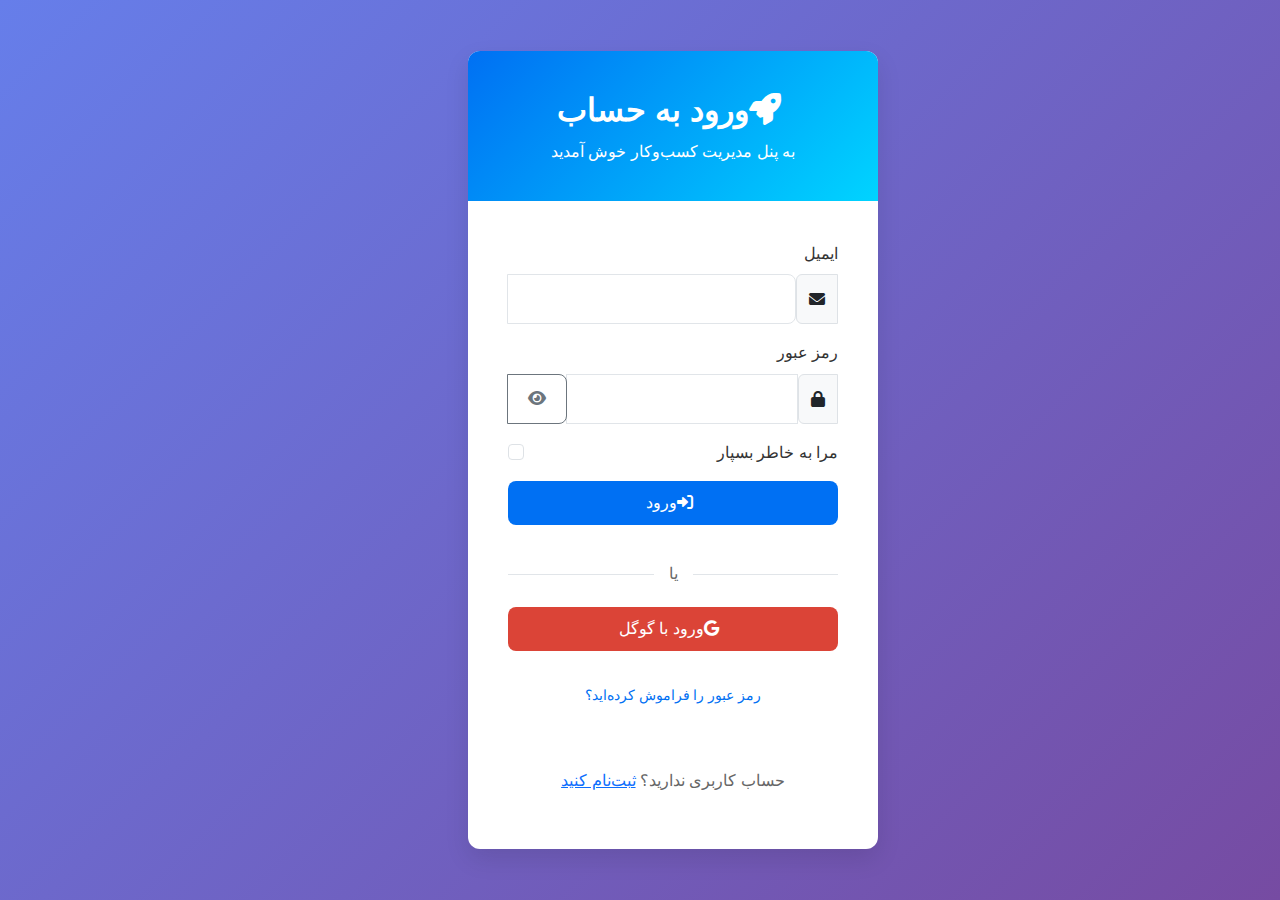
<file: website-creation.html>
<!DOCTYPE html>
<html lang="fa" dir="rtl">
<head>
    <meta charset="UTF-8">
    <meta name="viewport" content="width=device-width, initial-scale=1.0">
    <title>ایجاد سایت - پنل مدیریت کسب‌وکار</title>
    <link href="https://cdn.jsdelivr.net/npm/bootstrap@5.3.0/dist/css/bootstrap.min.css" rel="stylesheet">
    <link href="https://cdnjs.cloudflare.com/ajax/libs/font-awesome/6.0.0/css/all.min.css" rel="stylesheet">
    <link href="css/style.css" rel="stylesheet">
</head>
<body>
    <div class="dashboard-container">
        <!-- Desktop Sidebar -->
        <nav class="sidebar d-none d-md-block">
            <div class="sidebar-header">
                <h4><i class="fas fa-rocket me-2"></i>پنل کسب‌وکار</h4>
            </div>
            <ul class="sidebar-menu">
                <li><a href="dashboard.html"><i class="fas fa-home"></i>داشبورد</a></li>
                <li><a href="website-creation.html" class="active"><i class="fas fa-globe"></i>ایجاد سایت</a></li>
                <li><a href="advertising.html"><i class="fas fa-dollar-sign"></i>تبلیغات</a></li>
                <li><a href="marketing.html"><i class="fas fa-chart-line"></i>بازاریابی</a></li>
                <li><a href="affiliate.html"><i class="fas fa-users"></i>زیرمجموعه‌گیری</a></li>
                <li><a href="publishing.html"><i class="fas fa-book"></i>انتشار کتاب</a></li>
                <li><a href="profile.html"><i class="fas fa-user"></i>پروفایل</a></li>
                <li><a href="support.html"><i class="fas fa-headset"></i>پشتیبانی</a></li>
                <li><a href="#" onclick="logout()"><i class="fas fa-sign-out-alt"></i>خروج</a></li>
            </ul>
        </nav>

        <!-- Mobile Bottom Navigation -->
        <nav class="mobile-nav d-md-none">
            <a href="dashboard.html" class="nav-item">
                <i class="fas fa-home"></i>
                <span>خانه</span>
            </a>
            <a href="website-creation.html" class="nav-item active">
                <i class="fas fa-globe"></i>
                <span>سایت</span>
            </a>
            <a href="marketing.html" class="nav-item">
                <i class="fas fa-chart-line"></i>
                <span>بازاریابی</span>
            </a>
            <a href="profile.html" class="nav-item">
                <i class="fas fa-user"></i>
                <span>پروفایل</span>
            </a>
            <a href="#" class="nav-item" onclick="showMobileMenu()">
                <i class="fas fa-bars"></i>
                <span>منو</span>
            </a>
        </nav>

        <!-- Main Content -->
        <main class="main-content">
            <header class="content-header mb-4">
                <h2><i class="fas fa-globe me-2"></i>ایجاد سایت</h2>
                <p class="text-muted">سایت حرفه‌ای خود را طراحی و راه‌اندازی کنید</p>
            </header>

            <!-- Website Type Selection -->
            <div class="card mb-4">
                <div class="card-header">
                    <h5>انتخاب نوع سایت</h5>
                </div>
                <div class="card-body">
                    <div class="row g-3">
                        <div class="col-md-6 col-lg-3">
                            <div class="website-type-card" onclick="selectWebsiteType('shop')">
                                <i class="fas fa-store"></i>
                                <h6>فروشگاهی</h6>
                                <p class="price">۴۷۰ هزار تومان</p>
                            </div>
                        </div>
                        <div class="col-md-6 col-lg-3">
                            <div class="website-type-card" onclick="selectWebsiteType('service')">
                                <i class="fas fa-tools"></i>
                                <h6>خدماتی</h6>
                                <p class="price">۴۷۰ هزار تومان</p>
                            </div>
                        </div>
                        <div class="col-md-6 col-lg-3">
                            <div class="website-type-card" onclick="selectWebsiteType('corporate')">
                                <i class="fas fa-building"></i>
                                <h6>شرکتی</h6>
                                <p class="price">۴۷۰ هزار تومان</p>
                            </div>
                        </div>
                        <div class="col-md-6 col-lg-3">
                            <div class="website-type-card" onclick="selectWebsiteType('personal')">
                                <i class="fas fa-user"></i>
                                <h6>شخصی</h6>
                                <p class="price">۴۷۰ هزار تومان</p>
                            </div>
                        </div>
                    </div>
                </div>
            </div>

            <!-- Website Creation Form -->
            <div class="card">
                <div class="card-header">
                    <h5>فرم ایجاد سایت</h5>
                </div>
                <div class="card-body">
                    <form id="websiteForm">
                        <div class="row g-3">
                            <div class="col-md-6">
                                <label class="form-label">نام سایت</label>
                                <input type="text" class="form-control" id="siteName" required>
                            </div>
                            <div class="col-md-6">
                                <label class="form-label">نوع سایت انتخاب شده</label>
                                <input type="text" class="form-control" id="selectedType" readonly>
                            </div>
                            <div class="col-12">
                                <label class="form-label">توضیح کوتاه درباره محصول/خدمات</label>
                                <textarea class="form-control" id="siteDescription" rows="3" required></textarea>
                            </div>
                            <div class="col-md-6">
                                <label class="form-label">انتخاب قالب</label>
                                <select class="form-select" id="templateSelect" required>
                                    <option value="">انتخاب کنید</option>
                                    <option value="modern">مدرن</option>
                                    <option value="classic">کلاسیک</option>
                                    <option value="minimal">مینیمال</option>
                                    <option value="creative">خلاقانه</option>
                                </select>
                            </div>
                            <div class="col-md-6">
                                <label class="form-label">رنگ اصلی سایت</label>
                                <input type="color" class="form-control form-control-color" id="primaryColor" value="#007bff">
                            </div>
                            <div class="col-12">
                                <label class="form-label">آپلود لوگو</label>
                                <input type="file" class="form-control" id="logoUpload" accept="image/*">
                                <small class="form-text text-muted">فرمت‌های مجاز: JPG, PNG, SVG (حداکثر 2MB)</small>
                            </div>
                            <div class="col-12">
                                <label class="form-label">تصاویر اضافی</label>
                                <input type="file" class="form-control" id="imagesUpload" accept="image/*" multiple>
                                <small class="form-text text-muted">می‌توانید چندین تصویر انتخاب کنید</small>
                            </div>
                        </div>

                        <hr class="my-4">

                        <!-- Payment Section -->
                        <div class="payment-section">
                            <h6 class="mb-3">روش پرداخت</h6>
                            <div class="row g-3">
                                <div class="col-md-6">
                                    <button type="button" class="btn btn-primary w-100" onclick="payOnline()">
                                        <i class="fas fa-credit-card me-2"></i>پرداخت آنلاین
                                    </button>
                                </div>
                                <div class="col-md-6">
                                    <button type="button" class="btn btn-outline-primary w-100" onclick="showBankInfo()">
                                        <i class="fas fa-university me-2"></i>کارت به کارت
                                    </button>
                                </div>
                            </div>
                        </div>

                        <div class="mt-4">
                            <button type="submit" class="btn btn-success">
                                <i class="fas fa-paper-plane me-2"></i>ثبت درخواست
                            </button>
                        </div>
                    </form>
                </div>
            </div>

            <!-- My Websites -->
            <div class="card mt-4">
                <div class="card-header">
                    <h5>سایت‌های من</h5>
                </div>
                <div class="card-body">
                    <div id="myWebsites">
                        <!-- Website list will be loaded here -->
                    </div>
                </div>
            </div>
        </main>
    </div>

    <!-- Bank Info Modal -->
    <div class="modal fade" id="bankInfoModal" tabindex="-1">
        <div class="modal-dialog">
            <div class="modal-content">
                <div class="modal-header">
                    <h5 class="modal-title">اطلاعات پرداخت کارت به کارت</h5>
                    <button type="button" class="btn-close" data-bs-dismiss="modal"></button>
                </div>
                <div class="modal-body text-center">
                    <div class="bank-info">
                        <i class="fas fa-university mb-3" style="font-size: 3rem; color: #007bff;"></i>
                        <h6>شماره کارت:</h6>
                        <p class="bank-card-number">1234-5678-9012-3456</p>
                        <h6>نام صاحب حساب:</h6>
                        <p>شرکت فناوری کسب‌وکار</p>
                        <h6>مبلغ قابل پرداخت:</h6>
                        <p class="text-success fs-5">۴۷۰,۰۰۰ تومان</p>
                        <div class="alert alert-info">
                            <small>بعد از واریز، فیش پرداخت را از طریق تیکت پشتیبانی ارسال کنید</small>
                        </div>
                    </div>
                </div>
            </div>
        </div>
    </div>

    <script src="https://cdn.jsdelivr.net/npm/bootstrap@5.3.0/dist/js/bootstrap.bundle.min.js"></script>
    <script src="js/storage.js"></script>
    <script src="js/auth.js"></script>
    <script src="js/app.js"></script>
    <script>
        // Check authentication
        if (!Auth.isLoggedIn()) {
            window.location.href = 'login.html';
        }

        let selectedWebsiteType = '';

        function selectWebsiteType(type) {
            selectedWebsiteType = type;
            document.getElementById('selectedType').value = getTypeLabel(type);
            
            // Update visual selection
            document.querySelectorAll('.website-type-card').forEach(card => {
                card.classList.remove('selected');
            });
            event.currentTarget.classList.add('selected');
        }

        function getTypeLabel(type) {
            const labels = {
                'shop': 'فروشگاهی',
                'service': 'خدماتی',
                'corporate': 'شرکتی',
                'personal': 'شخصی'
            };
            return labels[type] || '';
        }

        function payOnline() {
            alert('در حال انتقال به درگاه پرداخت...');
            // Simulate online payment
            setTimeout(() => {
                alert('پرداخت با موفقیت انجام شد');
            }, 2000);
        }

        function showBankInfo() {
            new bootstrap.Modal(document.getElementById('bankInfoModal')).show();
        }

        document.getElementById('websiteForm').addEventListener('submit', function(e) {
            e.preventDefault();
            
            if (!selectedWebsiteType) {
                alert('لطفاً نوع سایت را انتخاب کنید');
                return;
            }

            const formData = {
                type: selectedWebsiteType,
                name: document.getElementById('siteName').value,
                description: document.getElementById('siteDescription').value,
                template: document.getElementById('templateSelect').value,
                primaryColor: document.getElementById('primaryColor').value,
                createdAt: new Date().toLocaleDateString('fa-IR'),
                status: 'در انتظار تأیید'
            };

            // Save to storage
            let websites = Storage.get('userWebsites') || [];
            websites.push(formData);
            Storage.set('userWebsites', websites);

            // Add to recent activity
            App.addActivity('fas fa-globe', `درخواست ایجاد سایت "${formData.name}" ثبت شد`);

            alert('درخواست شما با موفقیت ثبت شد');
            loadMyWebsites();
            this.reset();
            selectedWebsiteType = '';
            document.getElementById('selectedType').value = '';
        });

        function loadMyWebsites() {
            const websites = Storage.get('userWebsites') || [];
            const container = document.getElementById('myWebsites');

            if (websites.length === 0) {
                container.innerHTML = '<p class="text-muted text-center">هنوز هیچ سایتی ثبت نکرده‌اید</p>';
                return;
            }

            container.innerHTML = websites.map(site => `
                <div class="website-item">
                    <div class="d-flex justify-content-between align-items-center">
                        <div>
                            <h6>${site.name}</h6>
                            <p class="text-muted mb-1">${site.description}</p>
                            <small class="text-muted">تاریخ ثبت: ${site.createdAt}</small>
                        </div>
                        <div class="text-end">
                            <span class="badge bg-warning">${site.status}</span>
                            <div class="mt-2">
                                <small class="text-muted">${getTypeLabel(site.type)}</small>
                            </div>
                        </div>
                    </div>
                </div>
            `).join('');
        }

        // Load existing websites on page load
        document.addEventListener('DOMContentLoaded', loadMyWebsites);

        function logout() {
            Auth.logout();
            window.location.href = 'index.html';
        }
    </script>
</body>
</html>
</file>
<file: css/style.css>
/* Base Styles - Replit Inspired */
:root {
    --primary-color: #0070f3;
    --secondary-color: #f4f4f4;
    --dark-bg: #1a1a1a;
    --light-bg: #ffffff;
    --text-primary: #333333;
    --text-secondary: #666666;
    --border-color: #e1e5e9;
    --shadow-light: 0 2px 4px rgba(0,0,0,0.1);
    --shadow-medium: 0 4px 12px rgba(0,0,0,0.15);
    --border-radius: 8px;
    --sidebar-width: 280px;
    --mobile-nav-height: 80px;
}

* {
    margin: 0;
    padding: 0;
    box-sizing: border-box;
}

body {
    font-family: 'Segoe UI', Tahoma, Geneva, Verdana, sans-serif;
    line-height: 1.6;
    color: var(--text-primary);
    background-color: #f8f9fa;
}

/* Landing Page Styles */
.landing-container {
    min-height: 100vh;
}

.hero-section {
    background: linear-gradient(135deg, var(--primary-color), #00d4ff);
    color: white;
    padding: 100px 0;
    text-align: center;
}

.hero-buttons .btn {
    margin: 0 10px;
    padding: 12px 30px;
    border-radius: var(--border-radius);
}

.features-section {
    background: white;
}

.feature-card {
    text-align: center;
    padding: 40px 20px;
    background: white;
    border-radius: var(--border-radius);
    box-shadow: var(--shadow-light);
    transition: transform 0.3s ease, box-shadow 0.3s ease;
    height: 100%;
}

.feature-card:hover {
    transform: translateY(-5px);
    box-shadow: var(--shadow-medium);
}

.feature-icon {
    font-size: 3rem;
    color: var(--primary-color);
    margin-bottom: 20px;
}

/* Auth Styles */
.auth-body {
    background: linear-gradient(135deg, #667eea 0%, #764ba2 100%);
    min-height: 100vh;
    display: flex;
    align-items: center;
    justify-content: center;
}

.auth-container {
    width: 100%;
    max-width: 450px;
    padding: 20px;
}

.auth-card {
    background: white;
    border-radius: 12px;
    box-shadow: 0 10px 25px rgba(0,0,0,0.1);
    overflow: hidden;
}

.auth-header {
    text-align: center;
    padding: 40px 40px 20px;
    background: linear-gradient(135deg, var(--primary-color), #00d4ff);
    color: white;
}

.auth-header h2 {
    margin-bottom: 10px;
    font-weight: 600;
}

.auth-form {
    padding: 40px;
}

.auth-form .form-control {
    border-radius: var(--border-radius);
    border: 1px solid var(--border-color);
    padding: 12px 15px;
    transition: border-color 0.3s ease;
}

.auth-form .form-control:focus {
    border-color: var(--primary-color);
    box-shadow: 0 0 0 0.2rem rgba(0, 112, 243, 0.25);
}

.btn-google {
    background: #db4437;
    color: white;
    border: none;
}

.btn-google:hover {
    background: #c23321;
    color: white;
}

.divider {
    text-align: center;
    margin: 20px 0;
    position: relative;
}

.divider::before {
    content: '';
    position: absolute;
    top: 50%;
    left: 0;
    right: 0;
    height: 1px;
    background: var(--border-color);
}

.divider span {
    background: white;
    padding: 0 15px;
    color: var(--text-secondary);
    position: relative;
}

.auth-footer {
    text-align: center;
    padding: 20px 40px 40px;
    color: var(--text-secondary);
}

.auth-links {
    text-align: center;
    margin-top: 15px;
}

.forgot-password {
    color: var(--primary-color);
    text-decoration: none;
    font-size: 14px;
}

/* Business Selection */
.business-selection-container {
    min-height: 100vh;
    padding: 50px 0;
    background: linear-gradient(135deg, #f5f7fa 0%, #c3cfe2 100%);
}

.selection-header h1 {
    color: var(--text-primary);
    font-weight: 700;
}

.business-options {
    margin-bottom: 40px;
}

.business-card {
    background: white;
    border-radius: var(--border-radius);
    padding: 30px 20px;
    text-align: center;
    box-shadow: var(--shadow-light);
    transition: all 0.3s ease;
    cursor: pointer;
    height: 100%;
    border: 2px solid transparent;
}

.business-card:hover {
    transform: translateY(-5px);
    box-shadow: var(--shadow-medium);
    border-color: var(--primary-color);
}

.business-icon {
    font-size: 3rem;
    color: var(--primary-color);
    margin-bottom: 20px;
}

.business-info h4 {
    margin-bottom: 10px;
    color: var(--text-primary);
}

.business-info p {
    color: var(--text-secondary);
    margin-bottom: 15px;
}

.price {
    font-weight: bold;
    color: var(--primary-color);
    font-size: 1.1rem;
}

.price.free {
    color: #28a745;
}

/* Dashboard Layout */
.dashboard-container {
    display: flex;
    min-height: 100vh;
    background: #f8f9fa;
}

/* Desktop Sidebar */
.sidebar {
    width: var(--sidebar-width);
    background: white;
    box-shadow: 2px 0 10px rgba(0,0,0,0.1);
    position: fixed;
    height: 100vh;
    overflow-y: auto;
    z-index: 1000;
}

.sidebar-header {
    padding: 25px 20px;
    border-bottom: 1px solid var(--border-color);
    background: var(--primary-color);
    color: white;
}

.sidebar-header h4 {
    margin: 0;
    font-weight: 600;
}

.sidebar-menu {
    list-style: none;
    padding: 0;
    margin: 0;
}

.sidebar-menu li {
    border-bottom: 1px solid #f0f0f0;
}

.sidebar-menu a {
    display: flex;
    align-items: center;
    padding: 15px 20px;
    color: var(--text-primary);
    text-decoration: none;
    transition: all 0.3s ease;
}

.sidebar-menu a:hover,
.sidebar-menu a.active {
    background: var(--primary-color);
    color: white;
}

.sidebar-menu a i {
    width: 20px;
    margin-left: 15px;
    font-size: 1.1rem;
}

/* Mobile Navigation */
.mobile-nav {
    display: none;
    position: fixed;
    bottom: 0;
    left: 0;
    right: 0;
    background: white;
    box-shadow: 0 -2px 10px rgba(0,0,0,0.1);
    padding: 10px 0;
    z-index: 1000;
    height: var(--mobile-nav-height);
}

.nav-item {
    flex: 1;
    display: flex;
    flex-direction: column;
    align-items: center;
    justify-content: center;
    color: var(--text-secondary);
    text-decoration: none;
    transition: color 0.3s ease;
    padding: 8px;
}

.nav-item.active,
.nav-item:hover {
    color: var(--primary-color);
}

.nav-item i {
    font-size: 1.2rem;
    margin-bottom: 3px;
}

.nav-item span {
    font-size: 0.8rem;
}

/* Main Content */
.main-content {
    flex: 1;
    margin-right: var(--sidebar-width);
    padding: 20px;
    background: #f8f9fa;
    min-height: 100vh;
}

.content-header {
    background: white;
    padding: 25px;
    border-radius: var(--border-radius);
    margin-bottom: 25px;
    box-shadow: var(--shadow-light);
}

.content-header h2 {
    margin-bottom: 5px;
    color: var(--text-primary);
    font-weight: 600;
}

/* Cards */
.card {
    border: none;
    border-radius: var(--border-radius);
    box-shadow: var(--shadow-light);
    margin-bottom: 20px;
}

.card-header {
    background: white;
    border-bottom: 1px solid var(--border-color);
    font-weight: 600;
}

/* Stats Cards */
.stat-card {
    background: white;
    border-radius: var(--border-radius);
    padding: 25px;
    box-shadow: var(--shadow-light);
    display: flex;
    align-items: center;
    transition: transform 0.3s ease;
}

.stat-card:hover {
    transform: translateY(-2px);
}

.stat-icon {
    font-size: 2.5rem;
    color: var(--primary-color);
    margin-left: 20px;
    opacity: 0.8;
}

.stat-info h3 {
    margin: 0;
    font-size: 2rem;
    font-weight: 700;
    color: var(--text-primary);
}

.stat-info p {
    margin: 0;
    color: var(--text-secondary);
    font-size: 0.9rem;
}

/* Quick Actions */
.quick-action {
    display: flex;
    align-items: center;
    padding: 20px;
    background: white;
    border: 2px solid var(--border-color);
    border-radius: var(--border-radius);
    text-decoration: none;
    color: var(--text-primary);
    transition: all 0.3s ease;
}

.quick-action:hover {
    border-color: var(--primary-color);
    color: var(--primary-color);
    transform: translateY(-2px);
}

.quick-action i {
    font-size: 1.5rem;
    margin-left: 15px;
    color: var(--primary-color);
}

/* Website Type Cards */
.website-type-card {
    background: white;
    border: 2px solid var(--border-color);
    border-radius: var(--border-radius);
    padding: 20px;
    text-align: center;
    cursor: pointer;
    transition: all 0.3s ease;
}

.website-type-card:hover,
.website-type-card.selected {
    border-color: var(--primary-color);
    box-shadow: var(--shadow-medium);
}

.website-type-card i {
    font-size: 2rem;
    color: var(--primary-color);
    margin-bottom: 10px;
}

.website-type-card h6 {
    margin-bottom: 5px;
    color: var(--text-primary);
}

.website-type-card .price {
    color: var(--primary-color);
    font-weight: 600;
}

/* Forms */
.form-control {
    border-radius: var(--border-radius);
    border: 1px solid var(--border-color);
    padding: 12px 15px;
    transition: border-color 0.3s ease;
}

.form-control:focus {
    border-color: var(--primary-color);
    box-shadow: 0 0 0 0.2rem rgba(0, 112, 243, 0.25);
}

.form-select {
    border-radius: var(--border-radius);
    border: 1px solid var(--border-color);
}

.btn {
    border-radius: var(--border-radius);
    padding: 10px 20px;
    font-weight: 500;
    transition: all 0.3s ease;
}

.btn-primary {
    background: var(--primary-color);
    border: none;
}

.btn-primary:hover {
    background: #0056b3;
    transform: translateY(-1px);
}

/* Payment Section */
.payment-section {
    background: #f8f9fa;
    padding: 20px;
    border-radius: var(--border-radius);
    border: 1px solid var(--border-color);
}

/* Bank Info */
.bank-info {
    text-align: center;
}

.bank-card-number {
    font-size: 1.5rem;
    font-weight: bold;
    color: var(--primary-color);
    letter-spacing: 2px;
}

/* Activity List */
.activity-list {
    max-height: 400px;
    overflow-y: auto;
}

.activity-item {
    display: flex;
    align-items: center;
    padding: 15px 0;
    border-bottom: 1px solid #f0f0f0;
}

.activity-item:last-child {
    border-bottom: none;
}

.activity-icon {
    width: 40px;
    height: 40px;
    background: var(--primary-color);
    color: white;
    border-radius: 50%;
    display: flex;
    align-items: center;
    justify-content: center;
    margin-left: 15px;
    font-size: 1rem;
}

.activity-content {
    flex: 1;
}

.activity-text {
    margin: 0 0 5px 0;
    color: var(--text-primary);
}

.activity-time {
    color: var(--text-secondary);
    font-size: 0.85rem;
}

/* Commission Cards */
.commission-card {
    background: white;
    border: 2px solid var(--border-color);
    border-radius: var(--border-radius);
    padding: 20px;
    text-align: center;
    transition: all 0.3s ease;
}

.commission-card:hover {
    border-color: var(--primary-color);
    transform: translateY(-2px);
}

.commission-icon {
    font-size: 2rem;
    color: var(--primary-color);
    margin-bottom: 10px;
}

.commission-rate {
    font-size: 1.5rem;
    font-weight: bold;
    color: var(--primary-color);
    margin-bottom: 5px;
}

/* Tool Cards */
.tool-card {
    background: white;
    border: 2px solid var(--border-color);
    border-radius: var(--border-radius);
    padding: 20px;
    text-align: center;
    cursor: pointer;
    transition: all 0.3s ease;
    height: 100%;
}

.tool-card:hover {
    border-color: var(--primary-color);
    transform: translateY(-2px);
}

.tool-card i {
    font-size: 2rem;
    color: var(--primary-color);
    margin-bottom: 10px;
}

/* Support Cards */
.support-card {
    background: white;
    border: 2px solid var(--border-color);
    border-radius: var(--border-radius);
    padding: 20px;
    text-align: center;
    cursor: pointer;
    transition: all 0.3s ease;
    height: 100%;
}

.support-card:hover {
    border-color: var(--primary-color);
    transform: translateY(-2px);
}

.support-card i {
    font-size: 2rem;
    color: var(--primary-color);
    margin-bottom: 10px;
}

/* Contact Methods */
.contact-method {
    display: flex;
    align-items: center;
    padding: 20px;
    background: #f8f9fa;
    border-radius: var(--border-radius);
    border: 1px solid var(--border-color);
}

.contact-icon {
    width: 50px;
    height: 50px;
    background: var(--primary-color);
    color: white;
    border-radius: 50%;
    display: flex;
    align-items: center;
    justify-content: center;
    margin-left: 15px;
    font-size: 1.2rem;
}

/* Writing Guide */
.writing-guide {
    background: #f8f9fa;
    padding: 20px;
    border-radius: var(--border-radius);
}

.guide-section {
    margin-bottom: 25px;
}

.guide-section:last-child {
    margin-bottom: 0;
}

.guide-section h6 {
    color: var(--primary-color);
    margin-bottom: 15px;
    font-weight: 600;
}

.guide-list {
    margin: 0;
    padding-right: 20px;
}

.guide-list li {
    margin-bottom: 8px;
    color: var(--text-primary);
}

.format-card {
    background: white;
    padding: 20px;
    border-radius: var(--border-radius);
    border: 1px solid var(--border-color);
    height: 100%;
}

.format-card h6 {
    color: var(--primary-color);
    margin-bottom: 15px;
}

.format-card ul {
    margin: 0;
    padding-right: 20px;
}

/* Profile Styles */
.profile-header {
    display: flex;
    align-items: center;
    gap: 20px;
}

.profile-avatar {
    position: relative;
}

.profile-avatar img {
    width: 120px;
    height: 120px;
    object-fit: cover;
}

.avatar-upload {
    position: absolute;
    bottom: 0;
    left: 0;
    background: var(--primary-color);
    border-radius: 50%;
    width: 35px;
    height: 35px;
    display: flex;
    align-items: center;
    justify-content: center;
}

.profile-info h4 {
    margin-bottom: 5px;
    color: var(--text-primary);
}

.profile-stats .badge {
    margin-left: 5px;
}

/* Item Lists */
.website-item,
.campaign-item,
.marketing-campaign-item,
.book-item,
.earning-item {
    background: white;
    border: 1px solid var(--border-color);
    border-radius: var(--border-radius);
    padding: 20px;
    margin-bottom: 15px;
    transition: box-shadow 0.3s ease;
}

.website-item:hover,
.campaign-item:hover,
.marketing-campaign-item:hover,
.book-item:hover,
.earning-item:hover {
    box-shadow: var(--shadow-light);
}

.campaign-details,
.campaign-meta,
.book-meta {
    margin-top: 10px;
}

.campaign-details .badge,
.campaign-meta .badge,
.book-meta .badge {
    margin-left: 5px;
}

/* Mobile Menu */
.mobile-menu-list {
    padding: 0;
}

.mobile-menu-item {
    display: flex;
    align-items: center;
    padding: 20px;
    color: var(--text-primary);
    text-decoration: none;
    border-bottom: 1px solid var(--border-color);
    transition: background-color 0.3s ease;
}

.mobile-menu-item:hover {
    background: #f8f9fa;
    color: var(--text-primary);
}

.mobile-menu-item i {
    width: 20px;
    margin-left: 15px;
    color: var(--primary-color);
}

/* Responsive Design */
@media (max-width: 768px) {
    .mobile-nav {
        display: flex;
    }

    .main-content {
        margin-right: 0;
        padding-bottom: calc(var(--mobile-nav-height) + 20px);
    }

    .sidebar {
        display: none;
    }

    .stat-card {
        flex-direction: column;
        text-align: center;
    }

    .stat-icon {
        margin-left: 0;
        margin-bottom: 10px;
    }

    .profile-header {
        flex-direction: column;
        text-align: center;
    }

    .business-card {
        margin-bottom: 20px;
    }

    .auth-card {
        margin: 20px;
    }

    .auth-form {
        padding: 30px 20px;
    }

    .auth-header {
        padding: 30px 20px 15px;
    }

    .content-header {
        padding: 20px;
    }

    .quick-action {
        margin-bottom: 10px;
    }
}

@media (max-width: 576px) {
    .hero-section {
        padding: 60px 0;
    }

    .hero-buttons .btn {
        display: block;
        width: 100%;
        margin: 10px 0;
    }

    .feature-card {
        padding: 30px 15px;
    }

    .business-selection-container {
        padding: 30px 0;
    }

    .business-card {
        padding: 20px 15px;
    }

    .stat-card {
        padding: 20px;
    }

    .commission-card,
    .tool-card,
    .support-card {
        padding: 15px;
        margin-bottom: 15px;
    }
}

/* Animations */
@keyframes fadeIn {
    from {
        opacity: 0;
        transform: translateY(20px);
    }
    to {
        opacity: 1;
        transform: translateY(0);
    }
}

.card,
.stat-card,
.business-card {
    animation: fadeIn 0.5s ease-out;
}

/* Custom Scrollbar */
.sidebar::-webkit-scrollbar {
    width: 6px;
}

.sidebar::-webkit-scrollbar-track {
    background: #f1f1f1;
}

.sidebar::-webkit-scrollbar-thumb {
    background: var(--primary-color);
    border-radius: 3px;
}

.sidebar::-webkit-scrollbar-thumb:hover {
    background: #0056b3;
}

/* Notification Badge */
.notification-badge {
    position: absolute;
    top: -5px;
    right: -5px;
    background: #dc3545;
    color: white;
    border-radius: 50%;
    width: 20px;
    height: 20px;
    font-size: 12px;
    display: flex;
    align-items: center;
    justify-content: center;
}

/* Security Section */
.security-section h5 {
    color: var(--text-primary);
    margin-bottom: 20px;
    padding-bottom: 10px;
    border-bottom: 1px solid var(--border-color);
}

.active-sessions .session-item {
    background: #f8f9fa;
    padding: 15px;
    border-radius: var(--border-radius);
    margin-bottom: 10px;
    border: 1px solid var(--border-color);
}

/* Notification Groups */
.notification-group {
    margin-bottom: 25px;
}

.notification-group h6 {
    color: var(--text-primary);
    margin-bottom: 15px;
    font-weight: 600;
}

.form-check {
    margin-bottom: 10px;
}

/* Ticket Messages */
.ticket-messages {
    max-height: 400px;
    overflow-y: auto;
}

.message {
    margin-bottom: 15px;
    padding: 15px;
    border-radius: var(--border-radius);
    border: 1px solid var(--border-color);
}

.user-message {
    background: #f8f9fa;
    margin-right: 50px;
}

.admin-message {
    background: #e3f2fd;
    margin-left: 50px;
}

.message-header {
    display: flex;
    justify-content: between;
    align-items: center;
    margin-bottom: 8px;
}

.message-body {
    color: var(--text-primary);
    line-height: 1.5;
}

/* Affiliate Link Container */
.affiliate-link-container {
    background: #f8f9fa;
    padding: 20px;
    border-radius: var(--border-radius);
    border: 1px solid var(--border-color);
}

.affiliate-tips {
    background: white;
    padding: 20px;
    border-radius: var(--border-radius);
    border: 1px solid var(--border-color);
}

.affiliate-tips h6 {
    color: var(--primary-color);
    margin-bottom: 15px;
}

/* QR Code Placeholder */
.qr-placeholder {
    text-align: center;
    padding: 30px;
    color: var(--text-secondary);
}

/* Print Styles */
@media print {
    .sidebar,
    .mobile-nav,
    .btn,
    .dropdown {
        display: none !important;
    }

    .main-content {
        margin-right: 0;
    }
}
</file>
